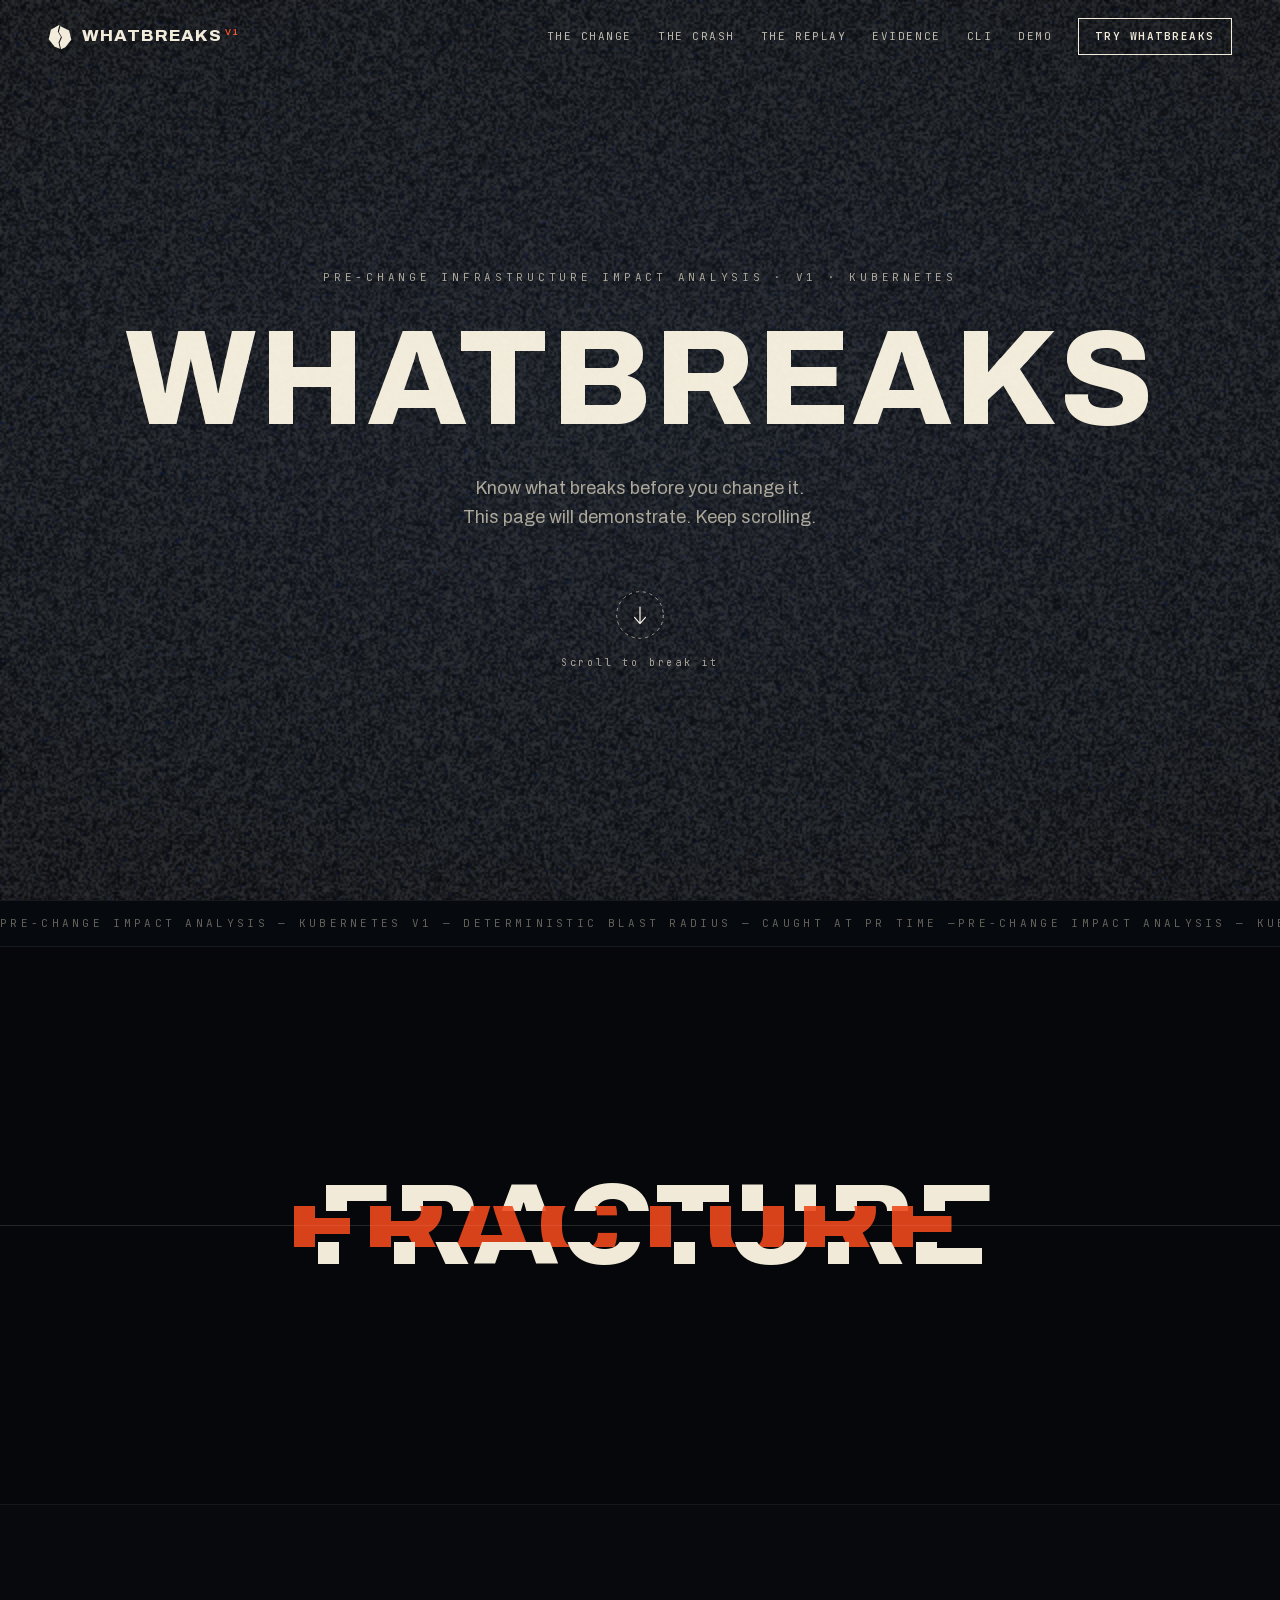
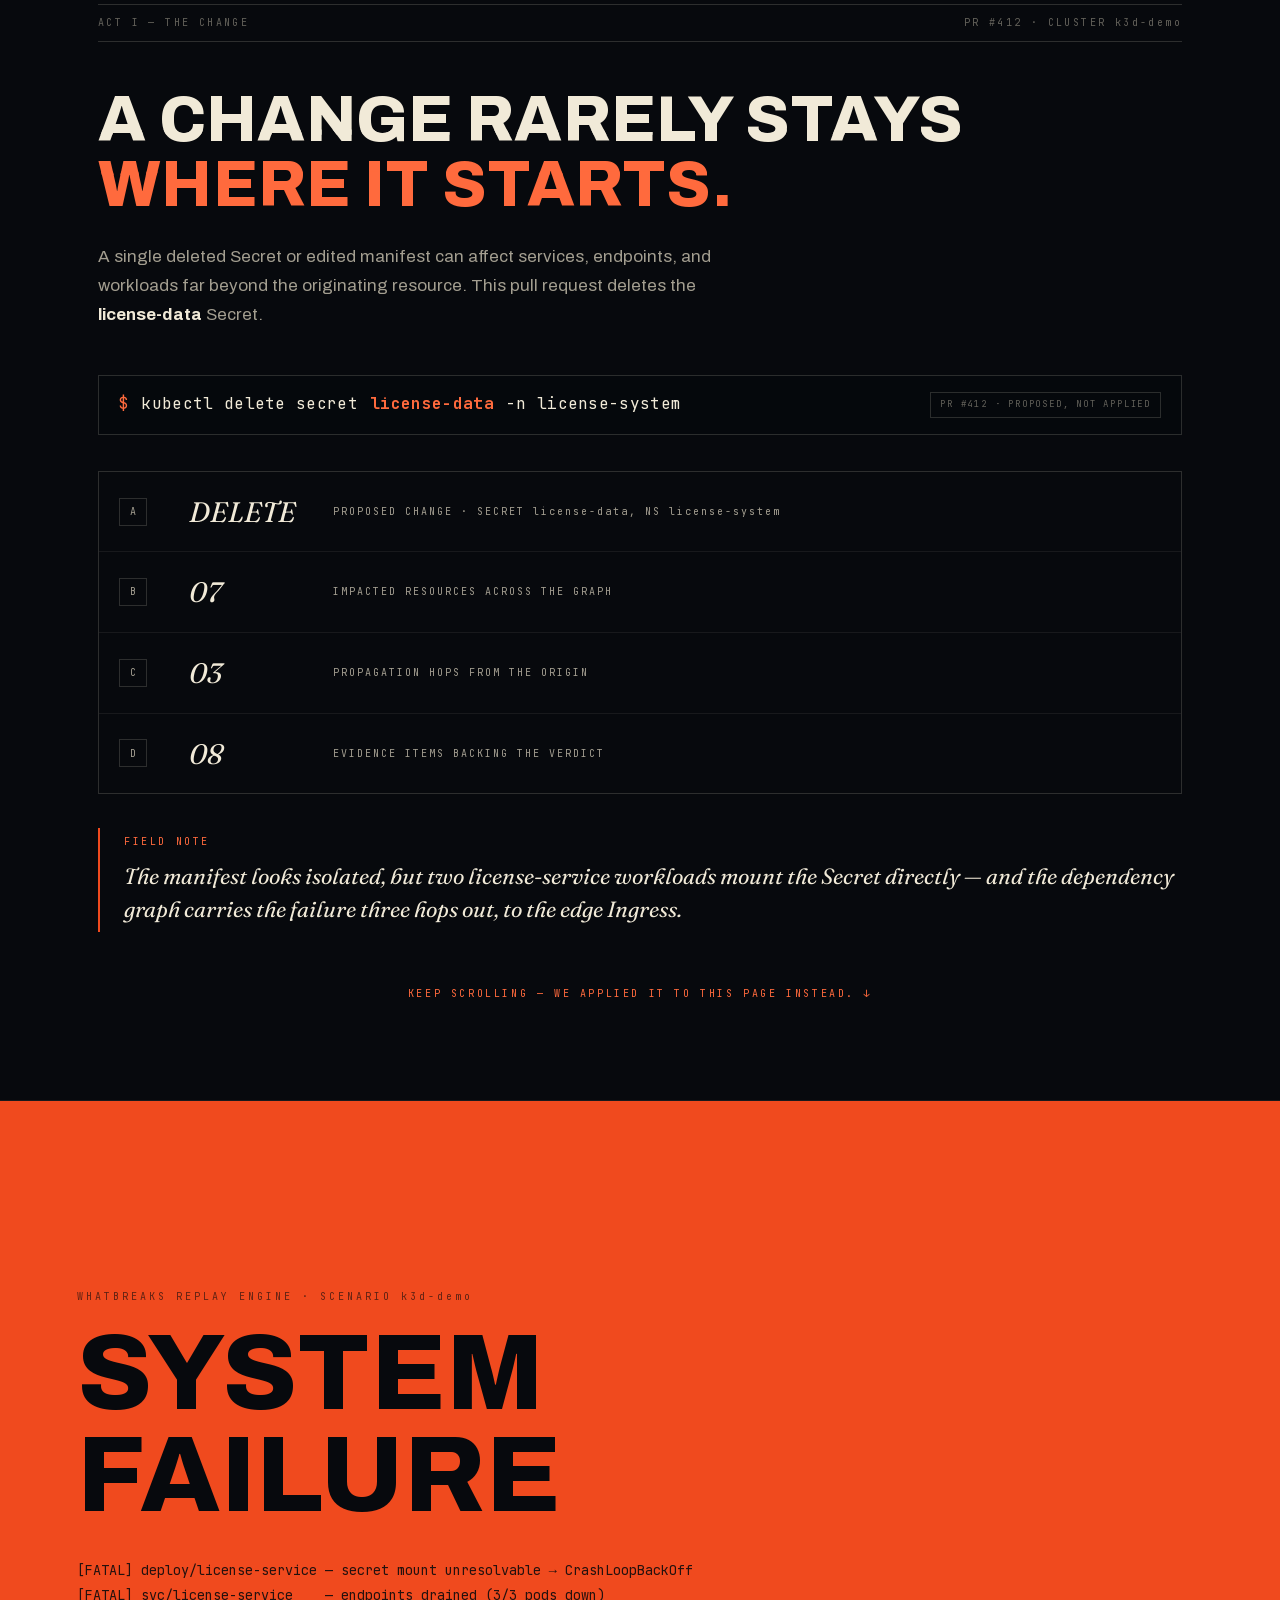
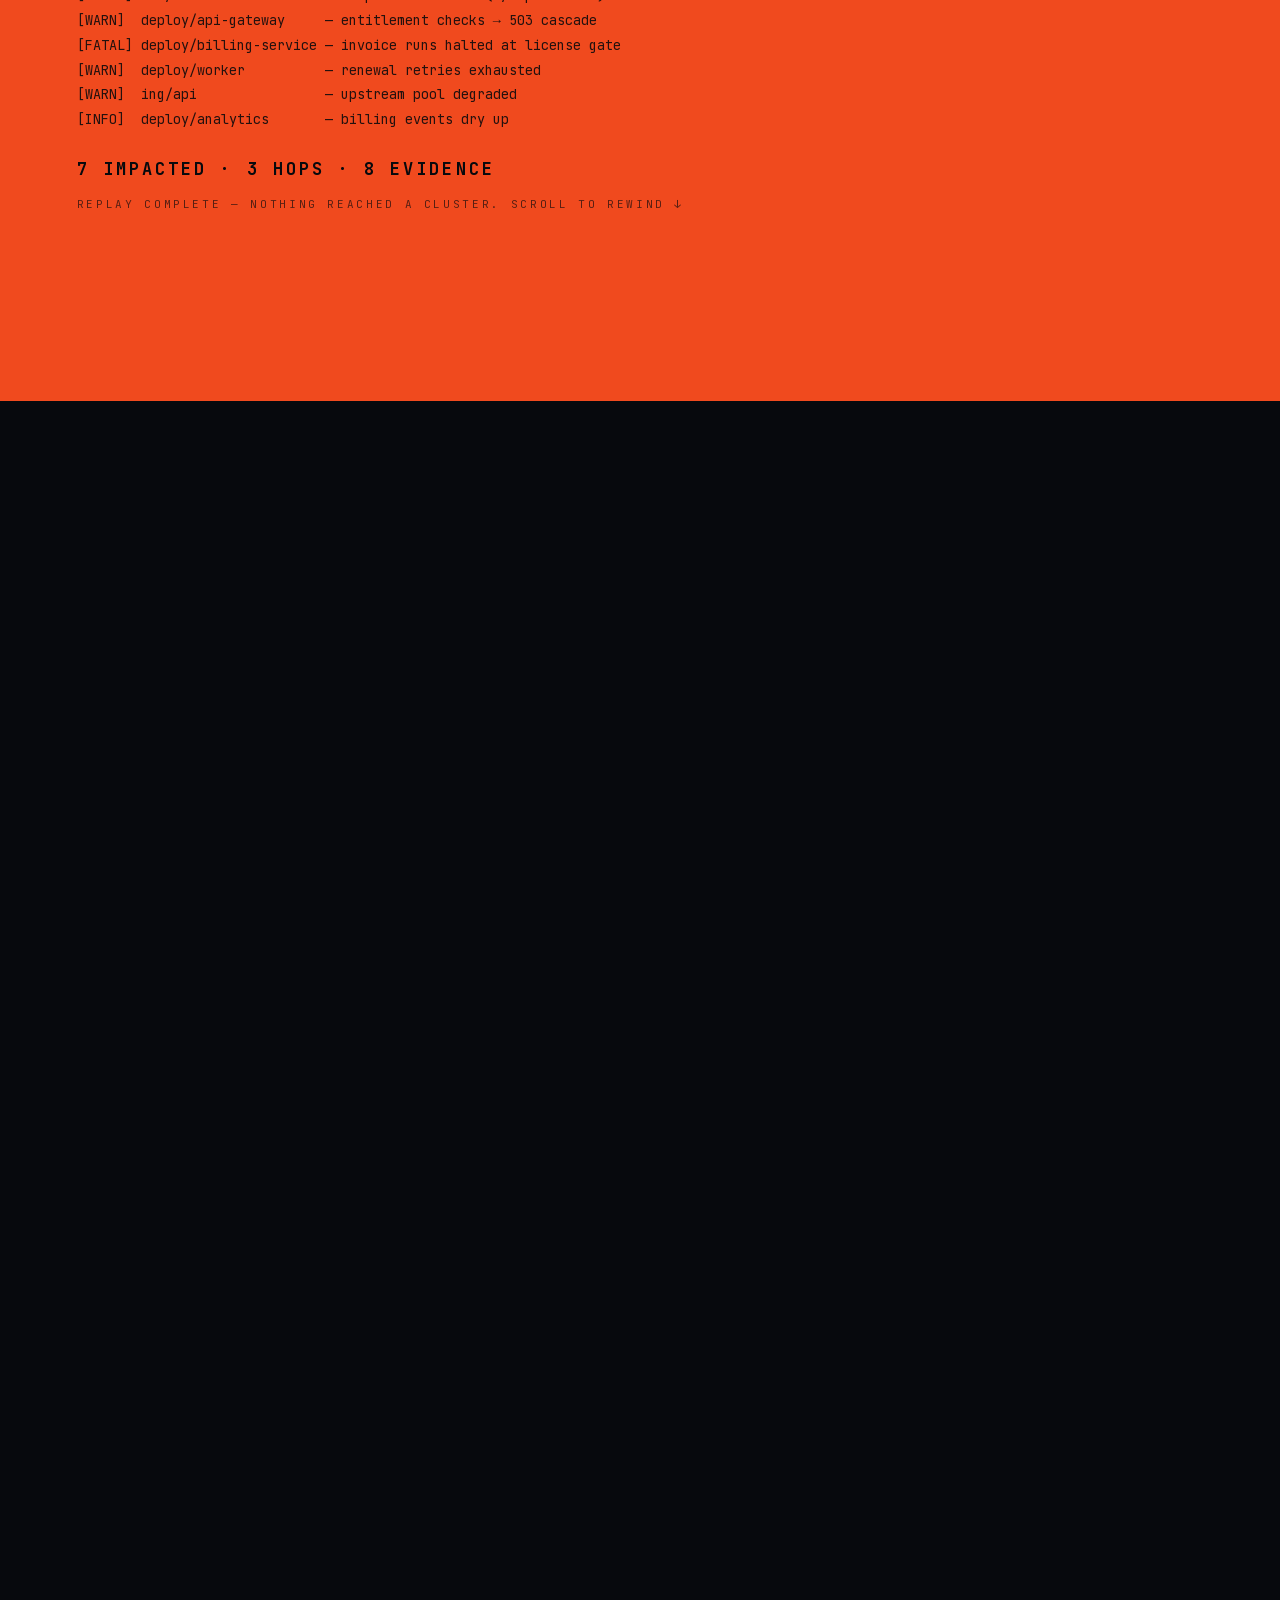
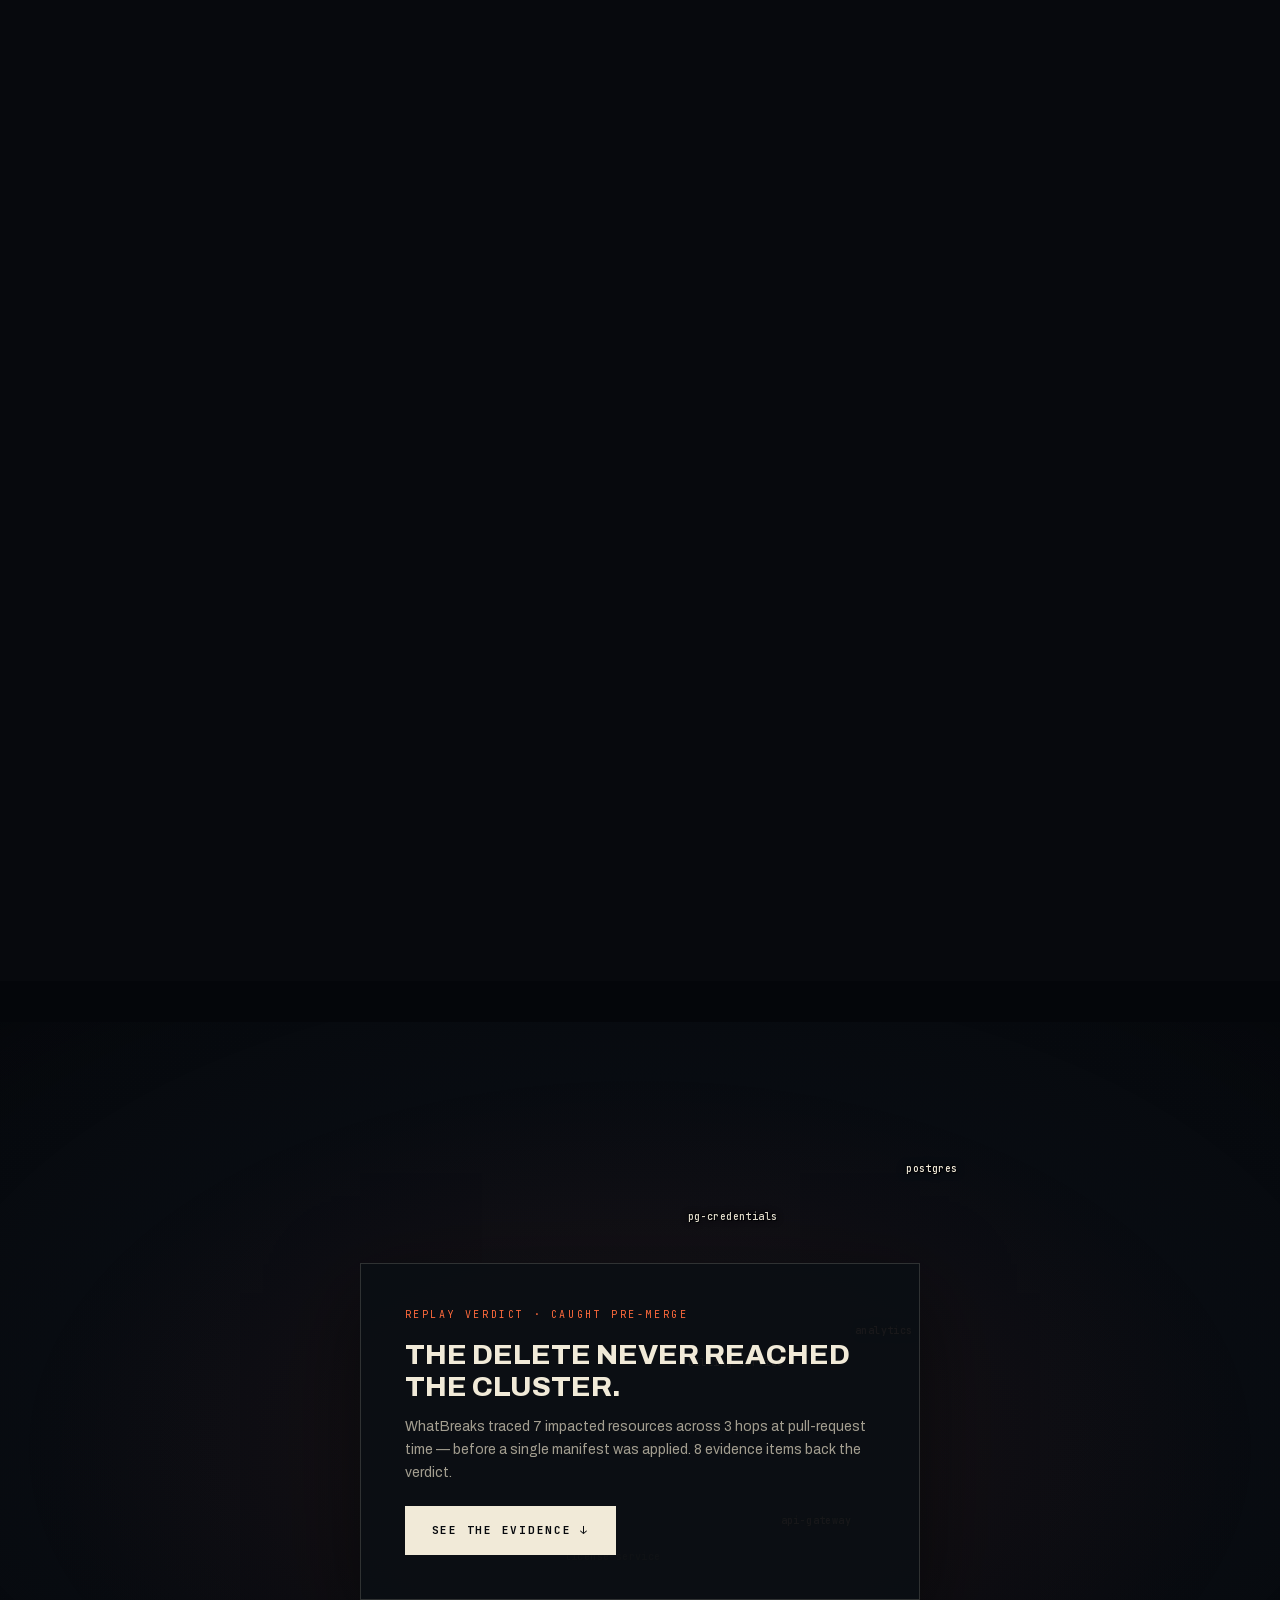
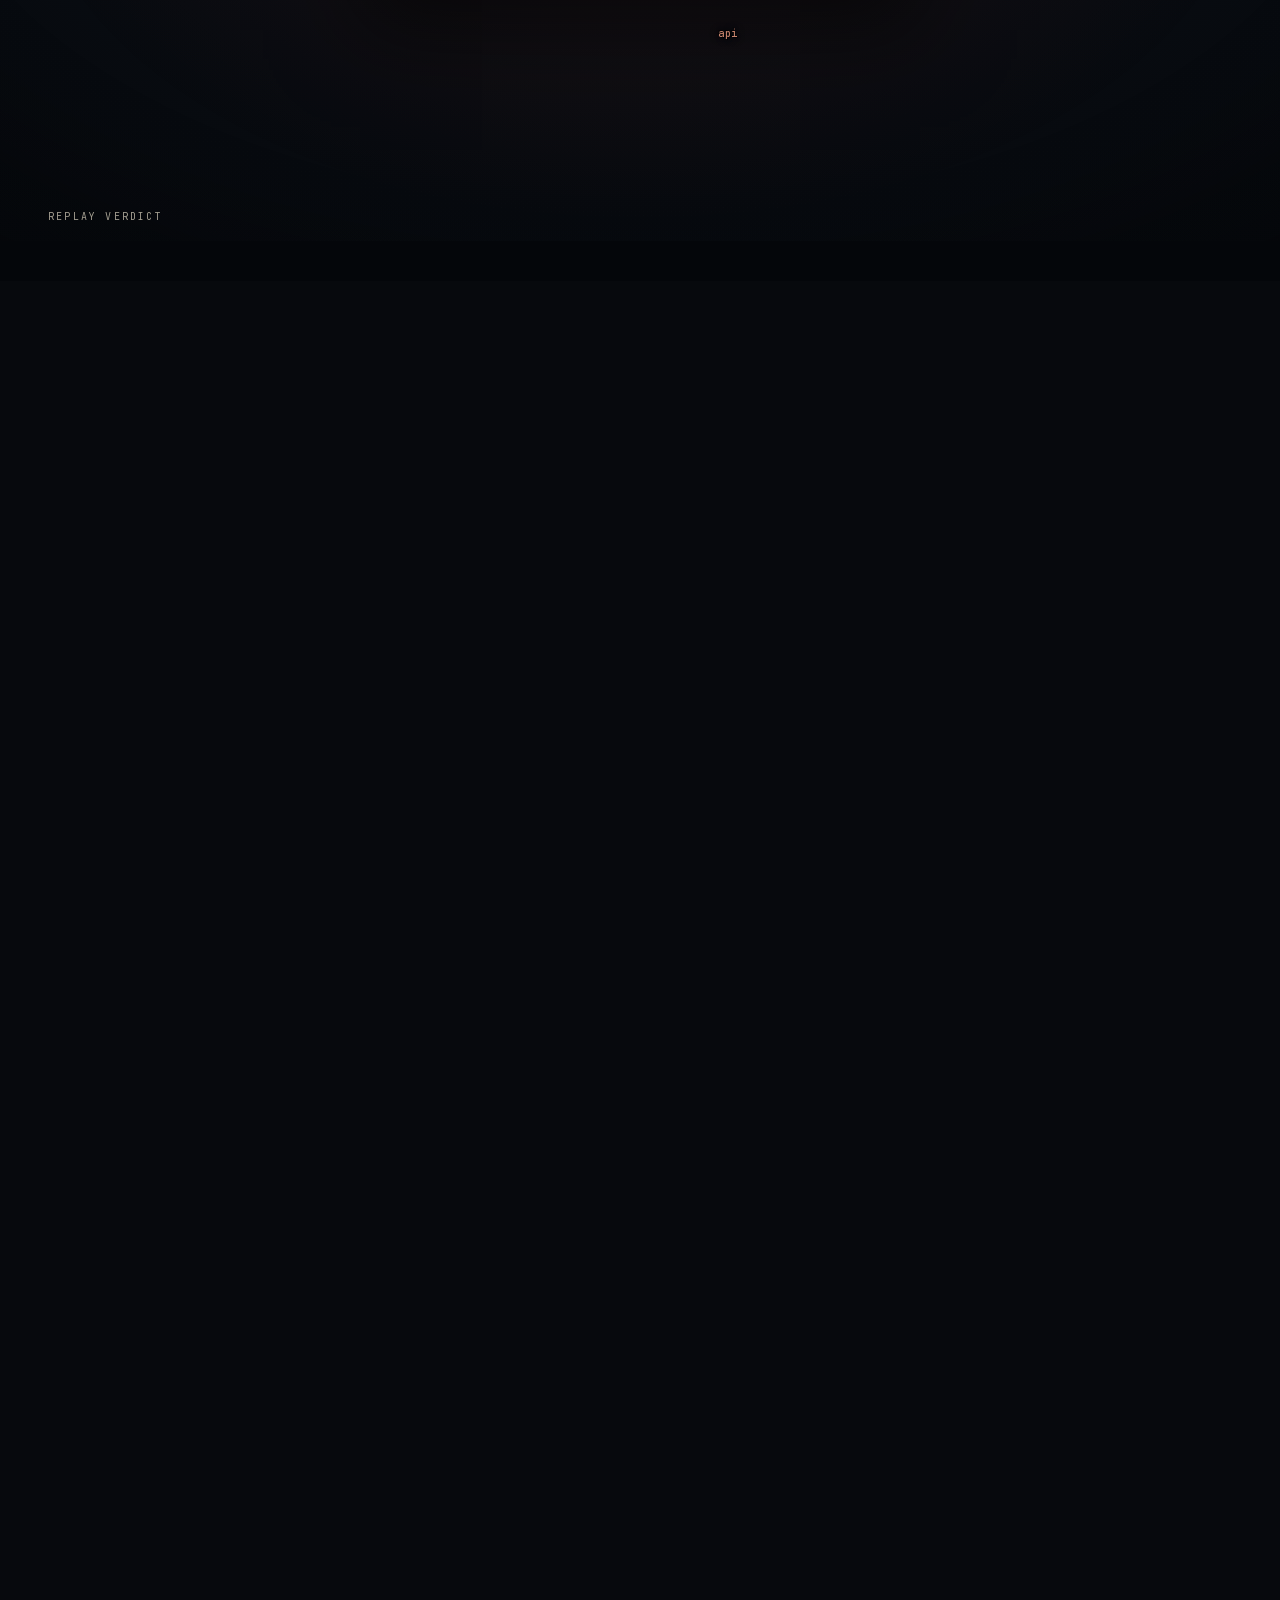
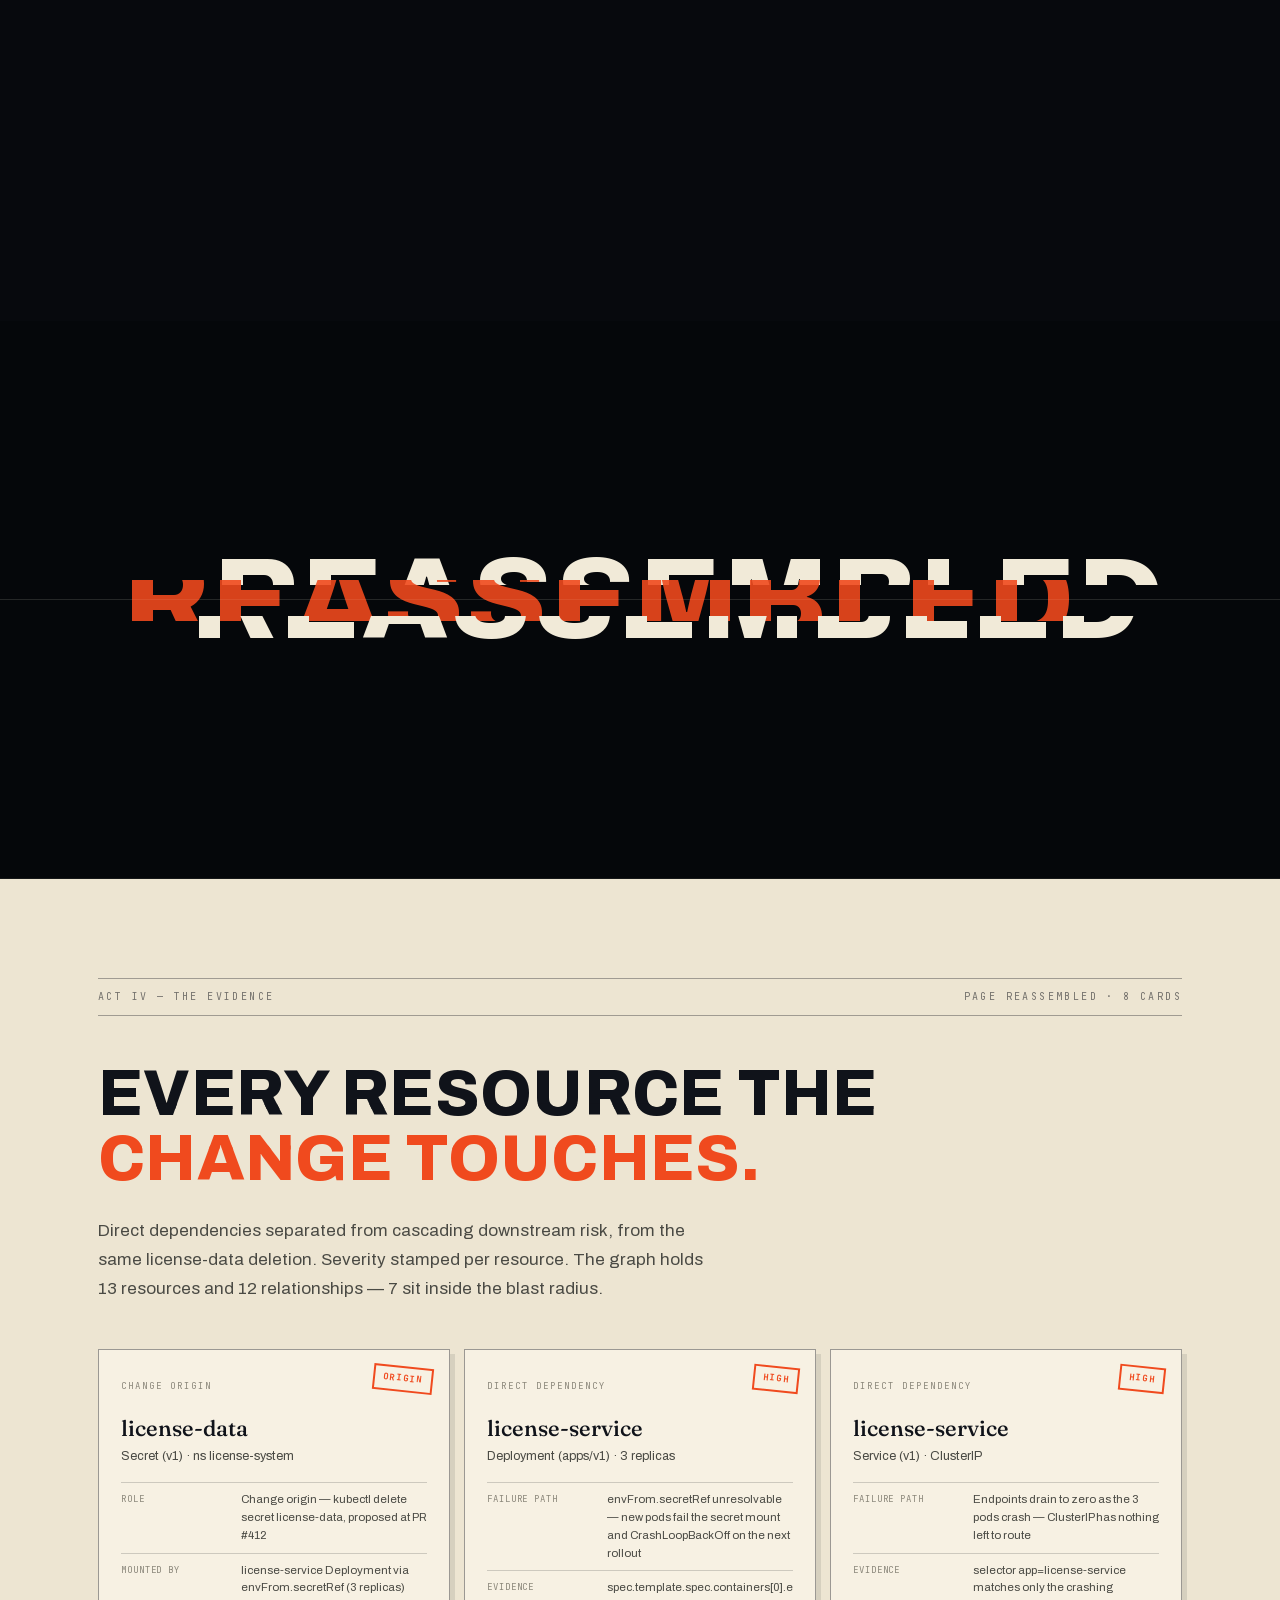
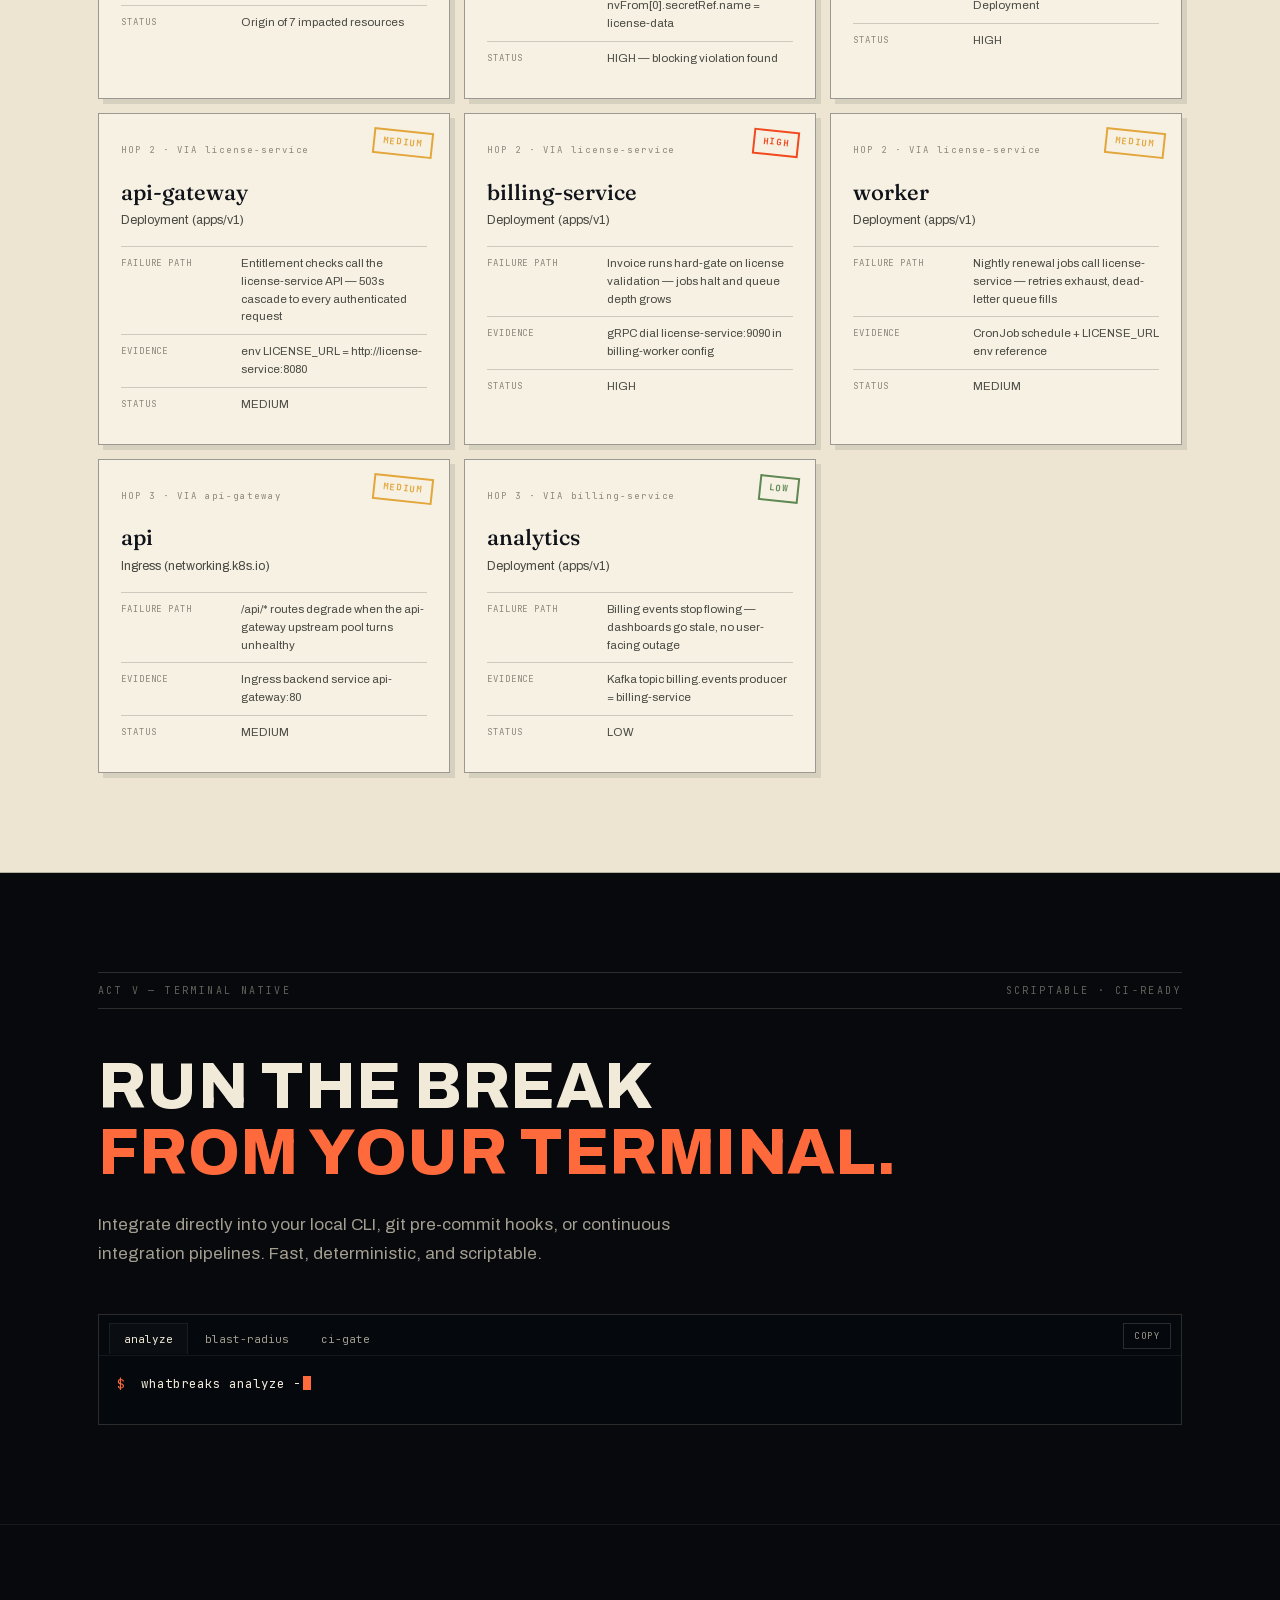
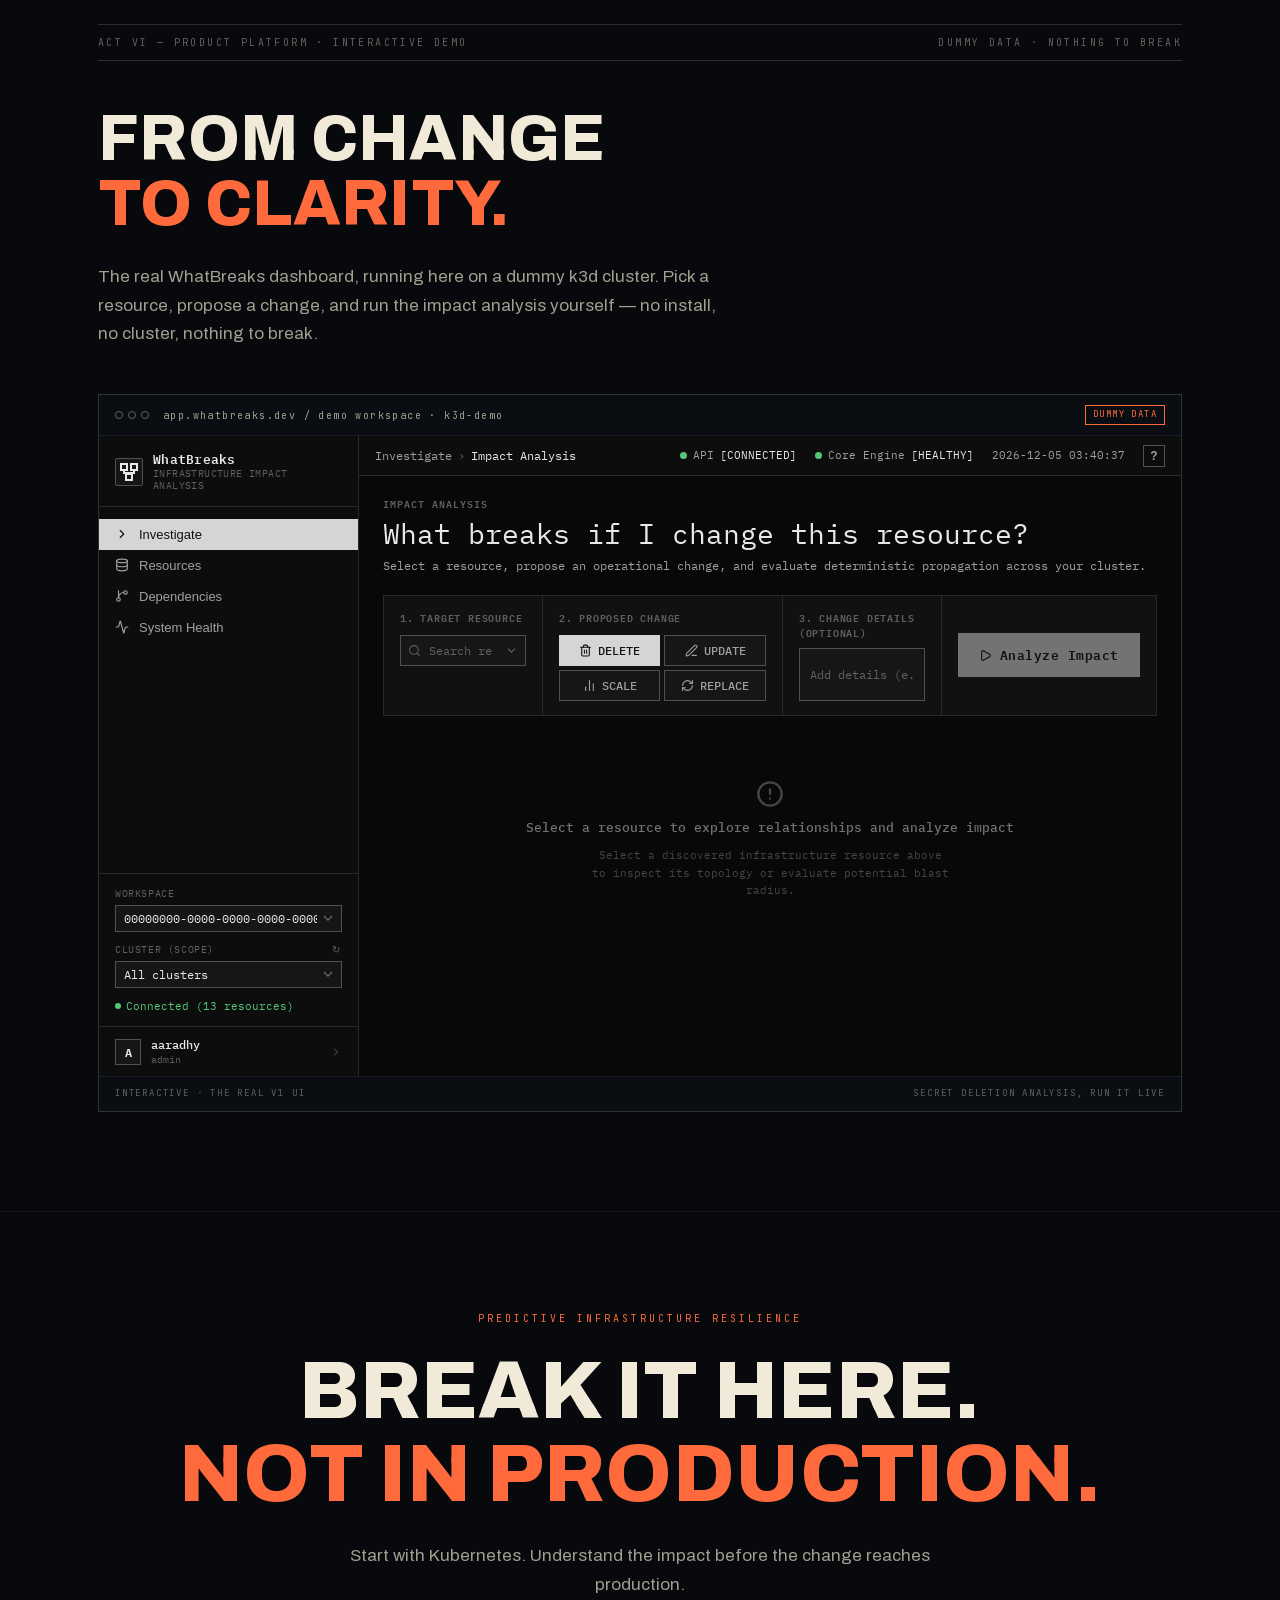
<file: index.html>
<!DOCTYPE html>
<html lang="en">
<head>
<meta charset="UTF-8">
<meta name="viewport" content="width=device-width, initial-scale=1.0, viewport-fit=cover">
<title>WhatBreaks — This page will break</title>
<meta name="description" content="WhatBreaks analyzes your Kubernetes dependencies and predicts the impact of your changes before they reach production.">
<link rel="icon" type="image/svg+xml" href="assets/favicon.svg">
<link rel="stylesheet" href="assets/styles.css">
</head>
<body>

<canvas id="noiseCanvas" aria-hidden="true"></canvas>

<header class="site-header" id="top">
  <a class="wordmark" href="#top" aria-label="WhatBreaks"><svg class="wm-logo" viewBox="0 0 100 100" fill="currentColor" aria-hidden="true"><g transform="translate(2.2,1.2)"><path d="M50,0 L50,4 L85.96,21.32 L94.85,60.24 L69.96,91.44 L52,100 L46,74 L56,50 L43,28 Z"/></g><g transform="translate(-2.2,-1.2)"><path d="M52,100 L30.04,91.44 L5.15,60.24 L14.04,21.32 L50,0 L43,28 L56,50 L46,74 Z"/></g></svg><span>WHATBREAKS<sup>V1</sup></span></a>
  <nav class="main-nav mono" id="mainNav">
    <a href="#change">THE CHANGE</a>
    <a href="#crash">THE CRASH</a>
    <a href="#replay">THE REPLAY</a>
    <a href="#evidence">EVIDENCE</a>
    <a href="#cli">CLI</a>
    <a href="#demo">DEMO</a>
    <a class="nav-cta" href="https://github.com/WhatBreaks/WhatBreaks" target="_blank" rel="noopener">TRY WHATBREAKS</a>
  </nav>
  <button class="menu-toggle" id="menuToggle" aria-label="Menu"><span></span><span></span></button>
</header>

<!-- ACT 0: THE STABLE PAGE -->
<section class="hero" id="hero">
  <div class="hero-inner">
    <p class="hero-kicker mono">PRE-CHANGE INFRASTRUCTURE IMPACT ANALYSIS · V1 · KUBERNETES</p>
    <h1 class="glitch-h hero-word" id="heroWord">WHATBREAKS</h1>
    <p class="hero-sub">Know what breaks before you change it.<br>This page will demonstrate. Keep scrolling.</p>
    <div class="scroll-cue" aria-hidden="true">
      <svg viewBox="0 0 72 72"><circle class="cue-ring" cx="36" cy="36" r="30"/><path class="cue-arrow" d="M36 26 v20 M29 39 l7 8 7-8"/></svg>
      <span class="mono">Scroll to break it</span>
    </div>
  </div>
</section>

<div class="marquee" aria-hidden="true"><div class="marquee-track mono"><span>PRE-CHANGE IMPACT ANALYSIS — KUBERNETES V1 — DETERMINISTIC BLAST RADIUS — CAUGHT AT PR TIME — </span><span>PRE-CHANGE IMPACT ANALYSIS — KUBERNETES V1 — DETERMINISTIC BLAST RADIUS — CAUGHT AT PR TIME — </span></div></div>

<!-- RIFT: the first tear -->
<div class="rift" aria-hidden="true">
  <div class="rift-word" data-word="FRACTURE">
    <span class="rw-base">FRACTURE</span>
    <span class="rw-s rw-0">FRACTURE</span>
    <span class="rw-s rw-1">FRACTURE</span>
    <span class="rw-s rw-2">FRACTURE</span>
  </div>
</div>

<!-- ACT I: THE CHANGE -->
<section class="section" id="change">
  <div class="container">
    <div class="fig-tag mono reveal"><span>ACT I — THE CHANGE</span><span>PR #412 · CLUSTER k3d-demo</span></div>
    <h2 class="glitch-h rv-h">A CHANGE RARELY STAYS<br><span class="acc">WHERE IT STARTS.</span></h2>
    <p class="body-copy reveal">A single deleted Secret or edited manifest can affect services, endpoints, and workloads far beyond the originating resource. This pull request deletes the <strong>license-data</strong> Secret.</p>
    <div class="change-cmd mono reveal">
      <span class="cc-prompt">$</span> kubectl delete secret <em>license-data</em> -n license-system
      <span class="cc-pr">PR #412 · PROPOSED, NOT APPLIED</span>
    </div>
    <div class="spec-table">
      <div class="spec-row reveal"><span class="spec-ref mono">A</span><span class="spec-num">DELETE</span><span class="spec-l mono">PROPOSED CHANGE · SECRET license-data, NS license-system</span></div>
      <div class="spec-row reveal"><span class="spec-ref mono">B</span><span class="spec-num">07</span><span class="spec-l mono">IMPACTED RESOURCES ACROSS THE GRAPH</span></div>
      <div class="spec-row reveal"><span class="spec-ref mono">C</span><span class="spec-num">03</span><span class="spec-l mono">PROPAGATION HOPS FROM THE ORIGIN</span></div>
      <div class="spec-row reveal"><span class="spec-ref mono">D</span><span class="spec-num">08</span><span class="spec-l mono">EVIDENCE ITEMS BACKING THE VERDICT</span></div>
    </div>
    <div class="field-note reveal">
      <p class="fn-k mono">FIELD NOTE</p>
      <p class="fn-q">The manifest looks isolated, but two license-service workloads mount the Secret directly — and the dependency graph carries the failure three hops out, to the edge Ingress.</p>
    </div>
    <p class="break-hint mono reveal">KEEP SCROLLING — WE APPLIED IT TO THIS PAGE INSTEAD. ↓</p>
  </div>
</section>

<!-- ACT II: THE CRASH — pinned destruction scene -->
<section class="crash" id="crash">
  <div class="crash-sticky" id="crashStage">

    <div class="crash-caption" id="crashCaption">
      <p class="cc-k mono">ACT II — THE CRASH</p>
      <p class="cc-line">This is what the delete would do.</p>
    </div>

    <!-- phase 1: the mock status page that tears apart -->
    <div class="statuspage" id="statusPage">
      <div class="sp-bar mono"><span>k3d-demo · CLUSTER STATUS</span><span class="sp-live" id="spLive">● LIVE</span></div>
      <div class="sp-rows" id="spRows"></div>
    </div>

    <svg class="cracks" id="crackSvg" viewBox="0 0 1000 1000" preserveAspectRatio="xMidYMid slice" aria-hidden="true">
      <polyline points="500,500 470,420 490,360 430,290 450,210 380,130"/>
      <polyline points="500,500 590,460 640,390 730,370 790,300 900,280"/>
      <polyline points="500,500 560,590 540,680 610,760 590,860 660,950"/>
      <polyline points="500,500 420,540 350,620 240,640 160,720"/>
      <polyline points="500,500 510,400 470,330 520,250 500,150"/>
    </svg>

    <!-- phase 2: the crash log -->
    <div class="crashlog" id="crashLog">
      <p class="cl-k mono">WHATBREAKS REPLAY ENGINE · SCENARIO k3d-demo</p>
      <h3 class="cl-word" id="clWord">SYSTEM<br>FAILURE</h3>
      <pre class="cl-lines mono" id="clLines"></pre>
      <p class="cl-count mono" id="clCount">0 IMPACTED · 0 HOPS · 0 EVIDENCE</p>
      <p class="cl-tail mono" id="clTail">REPLAY COMPLETE — NOTHING REACHED A CLUSTER. SCROLL TO REWIND ↓</p>
    </div>

  </div>
</section>

<!-- ACT III: THE REPLAY — pinned WebGL reassembly -->
<section class="replay" id="replay">
  <div class="replay-sticky">
    <canvas id="replayCanvas" aria-hidden="true"></canvas>
    <div class="replay-ambient" id="replayAmbient" aria-hidden="true"></div>
    <div class="label-layer" id="replayLabels" aria-hidden="true"></div>
    <div class="cine-bar cine-top" aria-hidden="true"></div>
    <div class="cine-bar cine-bot" aria-hidden="true"></div>

    <div class="chapter" id="rp0">
      <p class="ch-num mono">ACT III — THE REPLAY</p>
      <p class="ch-line">Nothing you just saw<br>reached a cluster.</p>
    </div>

    <div class="chapter" id="rp1">
      <p class="ch-num mono">REASSEMBLY</p>
      <p class="ch-line">Watch the page<br>put itself back together.</p>
    </div>

    <div class="chapter" id="rp2">
      <p class="ch-num mono">THE GRAPH</p>
      <p class="ch-line">Thirteen resources. Twelve relationships.<br>One replay.</p>
    </div>

    <div class="chapter" id="rp3">
      <p class="ch-num mono">PROPAGATION</p>
      <p class="ch-line">The blast, replayed<br>hop by hop.</p>
    </div>

    <div class="chapter" id="rp4">
      <div class="flight-card">
        <p class="fc-k mono">REPLAY VERDICT · CAUGHT PRE-MERGE</p>
        <p class="fc-t">THE DELETE NEVER REACHED THE CLUSTER.</p>
        <p class="fc-b">WhatBreaks traced 7 impacted resources across 3 hops at pull-request time — before a single manifest was applied. 8 evidence items back the verdict.</p>
        <a class="btn btn-bone" href="#evidence">SEE THE EVIDENCE ↓</a>
      </div>
    </div>

    <div class="flight-hud mono" id="rpHud">
      <span id="rpChapter">WHATBREAKS REPLAY · CLUSTER k3d-demo</span>
      <span id="rpCount" class="fh-count">7 IMPACTED · 3 HOPS · 8 EVIDENCE</span>
    </div>
  </div>
</section>

<!-- RIFT 2 -->
<div class="rift" aria-hidden="true">
  <div class="rift-word" data-word="REASSEMBLED">
    <span class="rw-base">REASSEMBLED</span>
    <span class="rw-s rw-0">REASSEMBLED</span>
    <span class="rw-s rw-1">REASSEMBLED</span>
    <span class="rw-s rw-2">REASSEMBLED</span>
  </div>
</div>

<!-- ACT IV: THE EVIDENCE — paper, the page is whole again -->
<section class="section section-paper" id="evidence">
  <div class="container">
    <div class="fig-tag fig-tag-paper mono reveal"><span>ACT IV — THE EVIDENCE</span><span>PAGE REASSEMBLED · 8 CARDS</span></div>
    <h2 class="glitch-h rv-h rv-h-paper">EVERY RESOURCE THE<br><span class="acc">CHANGE TOUCHES.</span></h2>
    <p class="body-copy body-paper reveal">Direct dependencies separated from cascading downstream risk, from the same license-data deletion. Severity stamped per resource. The graph holds 13 resources and 12 relationships — 7 sit inside the blast radius.</p>
    <div class="ledger" id="ledgerGrid"></div>
  </div>
</section>

<!-- ACT V: CLI -->
<section class="section" id="cli">
  <div class="container">
    <div class="fig-tag mono reveal"><span>ACT V — TERMINAL NATIVE</span><span>SCRIPTABLE · CI-READY</span></div>
    <h2 class="glitch-h rv-h">RUN THE BREAK<br><span class="acc">FROM YOUR TERMINAL.</span></h2>
    <p class="body-copy reveal">Integrate directly into your local CLI, git pre-commit hooks, or continuous integration pipelines. Fast, deterministic, and scriptable.</p>
    <div class="terminal reveal">
      <div class="terminal-bar">
        <div class="terminal-tabs" id="cliTabs">
          <button class="term-tab term-tab-active" data-tab="analyze">analyze</button>
          <button class="term-tab" data-tab="blast">blast-radius</button>
          <button class="term-tab" data-tab="gate">ci-gate</button>
        </div>
        <button class="terminal-copy mono" id="cliCopy">COPY</button>
      </div>
      <div class="terminal-body mono">
        <div class="terminal-cmd"><span class="prompt">$</span> <span id="cliCmd"></span><span class="caret" id="cliCaret"></span></div>
        <pre id="cliOut"></pre>
      </div>
    </div>
  </div>
</section>

<!-- ACT VI: DEMO -->
<section class="section" id="demo">
  <div class="container">
    <div class="fig-tag mono reveal"><span>ACT VI — PRODUCT PLATFORM · INTERACTIVE DEMO</span><span>DUMMY DATA · NOTHING TO BREAK</span></div>
    <h2 class="glitch-h rv-h">FROM CHANGE<br><span class="acc">TO CLARITY.</span></h2>
    <p class="body-copy reveal">The real WhatBreaks dashboard, running here on a dummy k3d cluster. Pick a resource, propose a change, and run the impact analysis yourself — no install, no cluster, nothing to break.</p>
    <div class="app-frame">
      <div class="af-bar mono"><span class="af-dots"><i></i><i></i><i></i></span><span class="af-url">app.whatbreaks.dev / demo workspace · k3d-demo</span><span class="af-tag">DUMMY DATA</span></div>
      <iframe src="assets/demo-app/index.html" title="WhatBreaks dashboard demo" loading="lazy"></iframe>
      <div class="vf-cap mono"><span>INTERACTIVE · THE REAL V1 UI</span><span>SECRET DELETION ANALYSIS, RUN IT LIVE</span></div>
    </div>
    <button class="demo-open" id="demoOpen" type="button" aria-haspopup="dialog">
      <img src="assets/demo-poster.jpg" alt="WhatBreaks dashboard - impact analysis view" loading="lazy">
      <span class="do-bar mono"><span>INTERACTIVE · THE REAL V1 UI · DUMMY DATA</span><span class="do-cta">TAP TO OPEN ↗</span></span>
    </button>
  </div>
</section>

<!-- CLOSING -->
<section class="section closing">
  <div class="container closing-inner">
    <p class="kicker mono reveal">PREDICTIVE INFRASTRUCTURE RESILIENCE</p>
    <h2 class="glitch-h rv-h big">BREAK IT HERE.<br><span class="acc">NOT IN PRODUCTION.</span></h2>
    <p class="body-copy reveal">Start with Kubernetes. Understand the impact before the change reaches production.</p>
    <div class="cta-row center reveal">
      <a class="btn btn-bone" href="https://github.com/WhatBreaks/WhatBreaks" target="_blank" rel="noopener">TRY WHATBREAKS ↗</a>
      <a class="btn btn-line" href="mailto:aaradhy@whatbreaks.dev">AARADHY@WHATBREAKS.DEV →</a>
    </div>
  </div>
</section>

<footer class="site-footer">
  <div class="container footer-grid">
    <div class="footer-brand">
      <span class="wordmark">WHATBREAKS<sup>V1</sup></span>
      <p>Know what breaks before you change it.<br>Kubernetes V1 available now.</p>
    </div>
    <div class="footer-col">
      <p class="mono footer-head">THE BREAK</p>
      <a href="#change">The Change</a><a href="#crash">The Crash</a><a href="#replay">The Replay</a><a href="#evidence">Evidence</a>
    </div>
    <div class="footer-col">
      <p class="mono footer-head">ENGINE</p>
      <a href="#cli">CLI</a><a href="#demo">Demo</a><a href="https://github.com/WhatBreaks/WhatBreaks" target="_blank" rel="noopener">GitHub</a>
    </div>
    <div class="footer-col">
      <p class="mono footer-head">GET IN TOUCH</p>
      <a href="mailto:aaradhy@whatbreaks.dev">aaradhy@whatbreaks.dev</a>
      <a href="https://github.com/WhatBreaks/WhatBreaks" target="_blank" rel="noopener">GitHub ↗</a>
    </div>
  </div>
  <div class="container footer-bottom mono">
    <span>© 2026 WHATBREAKS</span>
    <span>KUBERNETES V1 · PRE-DEPLOY RESILIENCY ENGINE</span>
  </div>
</footer>

<div class="demo-overlay" id="demoOverlay" role="dialog" aria-label="WhatBreaks interactive demo" aria-hidden="true">
  <div class="dov-bar mono">
    <span>WHATBREAKS · INTERACTIVE DEMO · DUMMY DATA</span>
    <button id="demoClose" type="button">CLOSE ✕</button>
  </div>
  <div class="dov-body" id="demoOverlayBody"></div>
</div>

<script src="assets/app.js"></script>
<script type="module" src="assets/replay3d.js"></script>
</body>
</html>
</file>
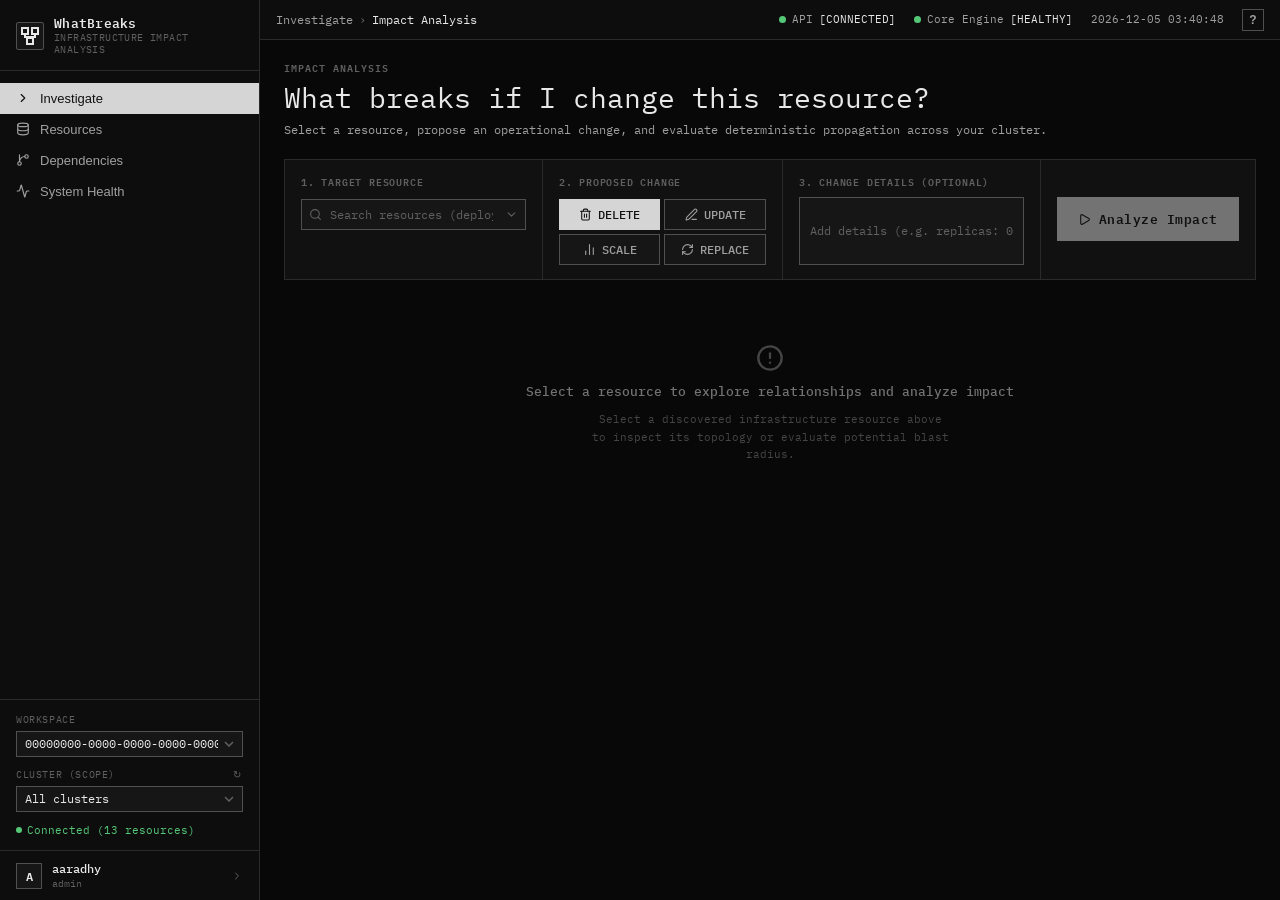
<file: assets/demo-app/index.html>
<!doctype html>
<html lang="en">
  <head>
    <meta charset="UTF-8" />
    <meta name="viewport" content="width=device-width, initial-scale=1.0" />
    <title>WhatBreaks — Impact Analysis & Blast Radius Engine</title>
    <link rel="icon" type="image/svg+xml" href="./favicon.svg" />
    <meta name="description" content="WhatBreaks analyzes infrastructure dependencies and predicts the blast radius of changes before production deployment." />
    <script type="module" crossorigin src="./assets/index-Ck5lo8QL.js"></script>
    <link rel="stylesheet" crossorigin href="./assets/index-DP9bw9p0.css">
  </head>
  <body>
    <div id="root"></div>
  </body>
</html>
</file>
<file: assets/styles.css>
/* WhatBreaks — BREAK THE PAGE concept. The page performs the product:
   it fractures, crashes on full-bleed vermilion, then reassembles in WebGL.
   Distortion lives on transitions and display type only — body copy stays clean. */
@font-face{font-family:"Archivo";src:url("fonts/archivo-var.woff2") format("woff2");font-weight:100 900;font-style:normal;font-display:swap}
@font-face{font-family:"JetBrains Mono";src:url("fonts/jetbrains-mono-var.woff2") format("woff2");font-weight:100 800;font-style:normal;font-display:swap}
@font-face{font-family:"Fraunces";src:url("fonts/fraunces-var.woff2") format("woff2");font-weight:100 900;font-style:normal;font-display:swap}
@font-face{font-family:"Fraunces";src:url("fonts/fraunces-italic-var.woff2") format("woff2");font-weight:100 900;font-style:italic;font-display:swap}

:root{
  --ink:#07090D;
  --ink2:#0E131A;
  --ink3:#151C25;
  --bone:#F1EAD8;
  --bone-dim:#A39E90;
  --bone-faint:#63615A;
  --acc:#F04A1E;
  --acc-soft:#FF6A3D;
  --amber:#E2A63B;
  --sage:#8BAF7C;
  --hair:rgba(241,234,216,.16);
  --hair2:rgba(241,234,216,.07);
  --paper:#EDE5D2;
  --paper-hi:#F7F1E3;
  --paper-ink:#10131A;
  --paper-dim:#4A4A44;
  --paper-faint:#8A867A;
  --serif:"Fraunces",Georgia,serif;
  --sans:"Archivo",system-ui,sans-serif;
  --mono:"JetBrains Mono",ui-monospace,monospace;
}
*{margin:0;padding:0;box-sizing:border-box}
html{scroll-behavior:smooth}
html,body{background:var(--ink)}
body{font-family:var(--sans);color:var(--bone);font-size:16px;line-height:1.55;overflow-x:hidden;-webkit-font-smoothing:antialiased}
.mono{font-family:var(--mono)}
a{color:inherit;text-decoration:none}
img{max-width:100%;display:block}
.container{max-width:1180px;margin:0 auto;padding:0 clamp(20px,4vw,48px)}
::selection{background:var(--acc);color:#fff}

/* ---------- fixed noise / tear overlay ---------- */
#noiseCanvas{position:fixed;inset:0;width:100%;height:100%;z-index:90;pointer-events:none;opacity:0;mix-blend-mode:screen}

/* ---------- header ---------- */
.site-header{position:fixed;inset:0 0 auto 0;z-index:60;display:flex;align-items:center;justify-content:space-between;padding:18px clamp(20px,4vw,48px);transition:background .3s}
body.scrolled .site-header{background:rgba(7,9,13,.94);border-bottom:1px solid var(--hair2)}
.wordmark{font-family:var(--sans);font-weight:800;letter-spacing:.06em;font-size:17px}
.wordmark sup{color:var(--acc);font-size:9px;margin-left:3px;font-weight:600}
.main-nav{display:flex;gap:26px;align-items:center;font-size:11px;letter-spacing:.14em}
.main-nav a{opacity:.75;transition:opacity .2s}
.main-nav a:hover{opacity:1}
.nav-cta{border:1px solid var(--bone);padding:9px 16px;font-weight:600;opacity:1!important;transition:background .2s,color .2s}
.nav-cta:hover{background:var(--bone);color:var(--ink)}
.menu-toggle{display:none;background:none;border:0;cursor:pointer;width:34px;height:26px;position:relative}
.menu-toggle span{position:absolute;left:4px;right:4px;height:2px;background:var(--bone);top:8px}
.menu-toggle span+span{top:16px}
@media(max-width:860px){
  .menu-toggle{display:block;z-index:62}
  .main-nav{position:fixed;inset:0;background:rgba(7,9,13,.97);flex-direction:column;justify-content:center;gap:30px;font-size:15px;transform:translateY(-100%);transition:transform .35s;z-index:61}
  .main-nav.nav-open{transform:translateY(0)}
}

/* ---------- slice-snap glitch headings (transitions only) ---------- */
.glx{position:relative;display:block}
.glx-base{visibility:hidden}
.glx-s,.glx-g{position:absolute;inset:0;pointer-events:none;white-space:normal}
.glx-g{color:var(--acc);opacity:.85;transform:translateX(.10em);z-index:0;
  transition:transform .7s cubic-bezier(.2,.8,.2,1) 90ms,opacity .55s ease 330ms}
.glx-s{z-index:1;transition:transform .62s cubic-bezier(.19,.75,.22,1)}
.glx-s0{clip-path:inset(-2% 0 63% 0);transform:translateX(-.30em) skewX(-3deg)}
.glx-s1{clip-path:inset(33% 0 32% 0);transform:translateX(.24em);transition-delay:60ms}
.glx-s2{clip-path:inset(65% 0 -2% 0);transform:translateX(-.18em) skewX(2deg);transition-delay:120ms}
.glx.in .glx-s{transform:none}
.glx.in .glx-g{transform:none;opacity:0}
/* idle flicker burst (hero only) */
.glx-flick .glx-s0{animation:gf0 .30s steps(2) both}
.glx-flick .glx-s1{animation:gf1 .30s steps(2) both}
.glx-flick .glx-s2{animation:gf2 .30s steps(3) both}
.glx-flick .glx-g{animation:gfg .30s steps(3) both}
@keyframes gf0{0%{transform:translateX(-.07em)}50%{transform:translateX(.05em) skewX(-5deg)}100%{transform:none}}
@keyframes gf1{0%{transform:translateX(.06em)}50%{transform:translateX(-.05em)}100%{transform:none}}
@keyframes gf2{0%{transform:translateX(-.04em)}50%{transform:translateX(.07em) skewX(3deg)}100%{transform:none}}
@keyframes gfg{0%{opacity:.8;transform:translateX(.09em)}50%{opacity:.35;transform:translateX(-.07em)}100%{opacity:0;transform:none}}

/* ---------- ACT 0: hero ---------- */
.hero{min-height:100vh;min-height:100svh;display:flex;align-items:center;justify-content:center;position:relative;
  background:radial-gradient(ellipse 120% 90% at 50% 46%,#0B1018 0%,#05070A 78%)}
.hero::after{content:"";position:absolute;inset:0;pointer-events:none;
  background:radial-gradient(ellipse 108% 88% at 50% 46%,transparent 52%,rgba(3,4,7,.6) 100%)}
.hero-inner{text-align:center;padding:110px clamp(20px,6vw,80px) 70px;position:relative;z-index:2}
.hero-kicker{font-size:clamp(9px,1vw,11px);letter-spacing:.34em;color:var(--bone-dim);margin-bottom:30px}
.hero-word{font-family:var(--sans);font-weight:800;font-size:clamp(46px,10.5vw,140px);letter-spacing:.015em;line-height:.95;color:var(--bone)}
.hero-sub{max-width:560px;margin:30px auto 0;color:var(--bone-dim);font-size:clamp(15px,1.5vw,18px);line-height:1.6}
.scroll-cue{margin-top:56px;display:flex;flex-direction:column;align-items:center;gap:12px;color:var(--bone-dim);font-size:10px;letter-spacing:.28em}
.scroll-cue svg{width:56px;height:56px;overflow:visible}
.cue-ring{fill:none;stroke:var(--bone-dim);stroke-width:1.2;stroke-dasharray:4 5;animation:cuespin 14s linear infinite;transform-origin:center}
.cue-arrow{fill:none;stroke:var(--bone);stroke-width:1.6;stroke-linecap:round;stroke-linejoin:round;animation:cuebob 2.2s ease-in-out infinite}
@keyframes cuespin{to{transform:rotate(360deg)}}
@keyframes cuebob{0%,100%{transform:translateY(0)}50%{transform:translateY(4px)}}

/* ---------- marquee ---------- */
.marquee{border-top:1px solid var(--hair2);border-bottom:1px solid var(--hair2);padding:14px 0;overflow:hidden;background:#06090D}
.marquee-track{display:flex;white-space:nowrap;font-size:11px;letter-spacing:.3em;color:var(--bone-faint);animation:mq 28s linear infinite;width:max-content}
@keyframes mq{to{transform:translateX(-50%)}}

/* ---------- rifts: scroll-coupled tear words between acts ---------- */
.rift{min-height:62vh;display:flex;align-items:center;justify-content:center;overflow:hidden;
  border-bottom:1px solid var(--hair2);background:#05070A;position:relative}
.rift::before,.rift::after{content:"";position:absolute;left:0;right:0;height:1px;background:var(--hair2)}
.rift-word{position:relative;font-family:var(--sans);font-weight:800;letter-spacing:.02em;
  font-size:clamp(40px,9vw,116px);line-height:1;color:var(--bone);white-space:nowrap}
.rw-base{visibility:hidden}
.rw-s{position:absolute;inset:0;pointer-events:none;will-change:transform}
.rw-0{clip-path:inset(-2% 0 63% 0)}
.rw-1{clip-path:inset(33% 0 32% 0);color:var(--acc);opacity:.9}
.rw-2{clip-path:inset(65% 0 -2% 0)}

/* ---------- generic sections ---------- */
.section{padding:clamp(80px,11vh,140px) 0;border-bottom:1px solid var(--hair2);position:relative}
.fig-tag{display:flex;justify-content:space-between;gap:14px;font-size:10px;letter-spacing:.24em;color:var(--bone-faint);border-top:1px solid var(--hair);border-bottom:1px solid var(--hair);padding:10px 0;margin-bottom:clamp(36px,5vh,60px)}
.rv-h{font-family:var(--sans);font-weight:800;font-size:clamp(34px,5.2vw,64px);line-height:1.02;letter-spacing:.005em;margin-bottom:26px}
.rv-h.big{font-size:clamp(40px,6.4vw,84px)}
.acc{color:var(--acc-soft)}
.body-copy{max-width:620px;color:var(--bone-dim);font-size:clamp(15px,1.35vw,17px);line-height:1.7;margin-bottom:clamp(36px,5vh,56px)}
.body-copy strong{color:var(--bone)}
.kicker{font-size:10px;letter-spacing:.3em;color:var(--acc-soft);margin-bottom:22px}

/* ACT I pieces */
.change-cmd{display:flex;align-items:center;gap:12px;flex-wrap:wrap;font-size:clamp(12px,1.4vw,16px);color:var(--bone);
  background:#05080C;border:1px solid var(--hair);padding:16px 20px;margin-bottom:clamp(30px,4vh,44px);letter-spacing:.02em}
.change-cmd em{color:var(--acc-soft);font-style:normal;font-weight:700}
.cc-prompt{color:var(--acc-soft)}
.cc-pr{margin-left:auto;font-size:9px;letter-spacing:.2em;color:var(--bone-faint);border:1px solid var(--hair);padding:5px 9px}
.spec-table{border:1px solid var(--hair)}
.spec-row{display:grid;grid-template-columns:56px 130px 1fr;align-items:center;border-bottom:1px solid var(--hair2);padding:18px 20px;gap:14px}
.spec-row:last-child{border-bottom:0}
.spec-ref{width:28px;height:28px;border:1px solid var(--hair);display:flex;align-items:center;justify-content:center;font-size:10px;color:var(--bone-dim)}
.spec-num{font-family:var(--serif);font-style:italic;font-size:clamp(20px,2.2vw,30px);color:var(--bone)}
.spec-l{font-size:10px;letter-spacing:.2em;color:var(--bone-dim)}
.field-note{margin-top:34px;border-left:2px solid var(--acc);padding:6px 0 6px 24px}
.fn-k{font-size:10px;letter-spacing:.26em;color:var(--acc-soft);margin-bottom:10px}
.fn-q{font-family:var(--serif);font-style:italic;font-weight:380;font-size:clamp(17px,1.8vw,22px);line-height:1.5;color:var(--bone)}
.break-hint{margin-top:clamp(40px,6vh,64px);font-size:10px;letter-spacing:.26em;color:var(--acc-soft);text-align:center}

/* ---------- ACT II: THE CRASH (pinned) ---------- */
.crash{height:520vh;position:relative;background:var(--ink)}
.crash-sticky{position:sticky;top:0;height:100vh;height:100dvh;overflow:hidden;background:#05070A}
.crash-caption{position:absolute;left:clamp(20px,4vw,48px);top:clamp(72px,9.5vh,104px);z-index:6;transition:opacity .3s;pointer-events:none}
.cc-k{font-size:10px;letter-spacing:.3em;color:var(--acc-soft);margin-bottom:14px}
.cc-line{font-family:var(--serif);font-style:italic;font-weight:340;font-size:clamp(18px,2.2vw,27px);line-height:1.22;color:var(--bone);max-width:620px}

.statuspage{position:absolute;left:50%;top:55%;transform:translate(-50%,-50%);width:min(880px,92vw);z-index:2;
  background:var(--ink2);border:1px solid var(--hair);box-shadow:0 40px 120px rgba(0,0,0,.55)}
.sp-bar{display:flex;justify-content:space-between;align-items:center;padding:12px 18px;border-bottom:1px solid var(--hair2);
  font-size:10px;letter-spacing:.2em;color:var(--bone-dim)}
.sp-live{color:var(--sage)}
.sp-live.dead{color:var(--acc-soft)}
.sp-rows{padding:10px 0}
.sp-strip{display:grid;grid-template-columns:1fr auto auto;gap:14px;align-items:center;padding:13px 18px;border-bottom:1px solid var(--hair2);
  will-change:transform;background:var(--ink2)}
.sp-strip:last-child{border-bottom:0}
.sp-name{font-family:var(--mono);font-size:clamp(10px,1.15vw,13px);color:var(--bone);letter-spacing:.02em;overflow:hidden;text-overflow:ellipsis;white-space:nowrap}
.sp-name .sp-kind{display:block;font-size:9px;color:var(--bone-faint);letter-spacing:.14em;margin-top:2px}
.sp-bargraph{width:clamp(70px,12vw,150px);height:8px;background:var(--ink3);position:relative;overflow:hidden}
.sp-bargraph i{position:absolute;inset:0;background:var(--bone-dim);transform-origin:left;display:block}
.sp-pill{font-family:var(--mono);font-size:9px;letter-spacing:.16em;border:1px solid currentColor;padding:5px 9px;color:var(--sage);white-space:nowrap}
.sp-strip.fault .sp-pill{color:var(--acc-soft)}
.sp-strip.fault .sp-bargraph i{background:var(--acc)}
.sp-strip.origin .sp-pill{color:var(--acc-soft)}
.cracks{position:absolute;inset:0;width:100%;height:100%;z-index:4;pointer-events:none;opacity:0}
.cracks polyline{fill:none;stroke:var(--acc);stroke-width:2.5;opacity:.85}
.cracks polyline:nth-child(even){stroke:var(--bone);stroke-width:1.5;opacity:.5}

.crashlog{position:absolute;inset:0;z-index:8;background:var(--acc);color:var(--ink);
  display:flex;flex-direction:column;justify-content:center;padding:0 clamp(20px,6vw,90px);opacity:0;visibility:hidden}
.cl-k{font-size:clamp(8px,1vw,10px);letter-spacing:.3em;color:rgba(7,9,13,.62);margin-bottom:18px}
.cl-word{font-family:var(--sans);font-weight:800;font-size:clamp(44px,8.4vw,110px);line-height:.95;letter-spacing:.005em;color:var(--ink);margin-bottom:clamp(20px,3.4vh,36px)}
.crashlog.shudder .cl-word{animation:shud .5s steps(2) infinite}
@keyframes shud{0%{transform:translate(0,0)}25%{transform:translate(1.5px,-1px)}50%{transform:translate(-1px,1.5px)}75%{transform:translate(1px,1px)}100%{transform:translate(0,0)}}
.cl-lines{font-size:clamp(10px,1.25vw,13.5px);line-height:1.85;color:rgba(7,9,13,.88);white-space:pre-wrap;min-height:11em}
.cl-count{margin-top:clamp(16px,2.6vh,28px);font-size:clamp(12px,1.6vw,17px);font-weight:700;letter-spacing:.18em;color:var(--ink)}
.cl-tail{margin-top:14px;font-size:clamp(9px,1.05vw,11px);letter-spacing:.24em;color:rgba(7,9,13,.66);opacity:0;transition:opacity .4s}
.cl-tail.on{opacity:1}

/* ---------- ACT III: THE REPLAY (pinned WebGL) ---------- */
.replay{height:460vh;position:relative;background:var(--ink)}
.replay-sticky{position:sticky;top:0;height:100vh;height:100dvh;overflow:hidden;
  background:radial-gradient(ellipse 120% 90% at 50% 46%,#0B1018 0%,#05070A 78%)}
#replayCanvas{position:absolute;inset:0;width:100%;height:100%;display:block;z-index:1}
.replay-ambient{position:absolute;inset:0;z-index:2;pointer-events:none;opacity:0;
  background:radial-gradient(ellipse 70% 60% at 50% 52%,rgba(240,74,30,.17),transparent 70%);transition:opacity .12s linear}
.label-layer{position:absolute;inset:0;z-index:3;pointer-events:none;overflow:hidden}
.node-label{position:absolute;top:0;left:0;font-size:10px;font-weight:500;letter-spacing:.04em;color:var(--bone);white-space:nowrap;
  text-shadow:0 0 4px rgba(5,7,10,.9),0 0 8px rgba(5,7,10,.7),1px 1px 0 rgba(5,7,10,.9),-1px -1px 0 rgba(5,7,10,.9)}
.node-label.lit{color:#FFAA8C}
.replay-sticky::after{content:"";position:absolute;inset:0;z-index:5;pointer-events:none;
  background:radial-gradient(ellipse 108% 88% at 50% 46%,transparent 52%,rgba(3,4,7,.6) 100%)}
.replay.no-webgl #replayCanvas,.replay.no-webgl .label-layer{display:none}
.cine-bar{position:absolute;left:0;right:0;height:max(4.5vh,34px);background:#04060A;z-index:6;pointer-events:none}
.cine-top{top:0}.cine-bot{bottom:0}
.chapter{position:absolute;inset:0;display:flex;flex-direction:column;align-items:center;justify-content:center;text-align:center;
  padding:0 clamp(20px,6vw,80px);opacity:0;visibility:hidden;z-index:7;pointer-events:none}
.chapter.on{pointer-events:auto}
.ch-num{font-size:clamp(9px,1vw,11px);letter-spacing:.3em;color:var(--acc-soft);margin-bottom:22px}
.ch-line{font-family:var(--serif);font-style:italic;font-weight:340;font-size:clamp(28px,4.6vw,58px);line-height:1.18;color:var(--bone);text-shadow:0 2px 30px rgba(0,0,0,.65)}
.flight-hud{position:absolute;left:clamp(20px,4vw,48px);bottom:calc(max(4.5vh,34px) + 16px);z-index:8;display:flex;align-items:baseline;gap:18px;
  font-size:10px;letter-spacing:.22em;color:var(--bone-dim);pointer-events:none;max-width:70vw;flex-wrap:wrap}
.fh-count{color:var(--acc-soft);opacity:0;transition:opacity .5s;font-variant-numeric:tabular-nums}
.fh-count.on{opacity:1}
.flight-card{background:rgba(11,15,20,.94);border:1px solid var(--hair);padding:clamp(24px,3.4vw,44px);max-width:560px;text-align:left;box-shadow:0 30px 80px rgba(0,0,0,.5)}
.fc-k{font-size:10px;letter-spacing:.26em;color:var(--acc-soft);margin-bottom:16px}
.fc-t{font-family:var(--sans);font-weight:800;font-size:clamp(20px,2.4vw,28px);line-height:1.15;margin-bottom:12px}
.fc-b{color:var(--bone-dim);font-size:14px;line-height:1.65;margin-bottom:22px}

/* ---------- ACT IV: evidence on paper — the page is whole again ---------- */
.section-paper{background:var(--paper);color:var(--paper-ink);border-bottom:1px solid rgba(16,19,26,.25)}
.fig-tag-paper{color:rgba(16,19,26,.55);border-top:1px solid rgba(16,19,26,.35);border-bottom:1px solid rgba(16,19,26,.35)}
.rv-h-paper{color:var(--paper-ink)}
.rv-h-paper .acc{color:var(--acc)}
.section-paper .glx-g{color:var(--acc)}
.body-paper{color:var(--paper-dim)}
.body-paper strong{color:var(--paper-ink)}
.ledger{display:grid;grid-template-columns:repeat(auto-fill,minmax(300px,1fr));gap:14px}
.res-card{background:var(--paper-hi);border:1px solid rgba(16,19,26,.4);padding:22px;position:relative;box-shadow:5px 5px 0 rgba(16,19,26,.10)}
.rc-stamp{position:absolute;top:16px;right:16px;font-size:9px;letter-spacing:.18em;color:var(--acc);border:2px solid currentColor;padding:4px 8px;transform:rotate(6deg);font-weight:700}
.rc-stamp.med{color:var(--amber)}
.rc-stamp.ok{color:#5F8752}
.rc-tag{font-size:9px;letter-spacing:.22em;color:var(--paper-faint)}
.rc-name{font-family:var(--serif);font-weight:500;font-size:22px;margin:14px 0 2px;color:var(--paper-ink)}
.rc-type{color:var(--paper-dim);font-size:12.5px;margin-bottom:16px}
.rc-d{display:grid;grid-template-columns:110px 1fr;gap:10px;padding:8px 0;border-top:1px solid rgba(16,19,26,.18);font-size:11.5px}
.rc-d .l{color:var(--paper-faint);letter-spacing:.1em;font-size:9px;padding-top:2px}
.rc-d .v{color:var(--paper-dim);overflow-wrap:anywhere}

/* ---------- terminal ---------- */
.terminal{border:1px solid var(--hair);background:#05080C}
.terminal-bar{display:flex;justify-content:space-between;align-items:center;border-bottom:1px solid var(--hair2);padding:8px 10px 0}
.terminal-tabs{display:flex;gap:2px;flex-wrap:wrap}
.term-tab{background:none;border:1px solid transparent;border-bottom:0;color:var(--bone-dim);font-family:var(--mono);font-size:11px;padding:8px 14px;cursor:pointer}
.term-tab-active{color:var(--bone);border-color:var(--hair2);background:#0A0E13}
.terminal-copy{background:none;border:1px solid var(--hair);color:var(--bone-dim);font-size:9px;letter-spacing:.16em;padding:6px 10px;cursor:pointer;margin-bottom:6px}
.terminal-copy:hover{color:var(--bone)}
.terminal-body{padding:18px;font-size:12.5px;line-height:1.6;overflow-x:auto}
.terminal-cmd{margin-bottom:12px;color:var(--bone)}
.terminal-cmd .prompt{color:var(--acc-soft);margin-right:8px}
.caret{display:inline-block;width:8px;height:14px;background:var(--acc-soft);vertical-align:-2px;margin-left:2px;animation:blink 1.1s steps(1) infinite}
@keyframes blink{50%{opacity:0}}
#cliOut{color:var(--bone-dim);white-space:pre-wrap;font-size:12px}

/* ---------- demo ---------- */
.app-frame{border:1px solid var(--hair);background:#0A0E13}
.af-bar{display:flex;align-items:center;gap:14px;padding:10px 16px;border-bottom:1px solid var(--hair2);font-size:10px;letter-spacing:.14em;color:var(--bone-dim)}
.af-dots{display:flex;gap:5px}
.af-dots i{width:8px;height:8px;border-radius:50%;border:1px solid var(--bone-faint);display:block}
.af-url{flex:1;overflow:hidden;text-overflow:ellipsis;white-space:nowrap}
.af-tag{color:var(--acc-soft);border:1px solid currentColor;padding:2px 7px;font-size:9px}
.app-frame iframe{width:100%;height:640px;border:0;display:block}
.vf-cap{display:flex;justify-content:space-between;padding:10px 16px;border-top:1px solid var(--hair2);font-size:9px;letter-spacing:.2em;color:var(--bone-faint)}
.demo-open{display:none;position:relative;width:100%;border:1px solid var(--hair);background:none;cursor:pointer;padding:0;text-align:left}
.demo-open img{width:100%;display:block}
.do-bar{position:absolute;left:0;right:0;bottom:0;display:flex;justify-content:space-between;align-items:center;background:rgba(5,7,10,.88);padding:12px 14px;font-size:9px;letter-spacing:.18em;color:var(--bone-dim)}
.do-cta{color:var(--acc-soft);font-weight:700}
@media(max-width:760px){
  .app-frame{display:none}
  .demo-open{display:block}
}

/* ---------- closing / footer ---------- */
.closing{text-align:center}
.closing-inner{display:flex;flex-direction:column;align-items:center}
.cta-row{display:flex;gap:14px;flex-wrap:wrap}
.cta-row.center{justify-content:center}
.btn{font-family:var(--mono);font-size:11px;letter-spacing:.16em;padding:15px 26px;border:1px solid var(--bone);display:inline-block;transition:background .2s,color .2s,transform .15s}
.btn:hover{transform:translateY(-2px)}
.btn-bone{background:var(--bone);color:var(--ink);font-weight:700}
.btn-bone:hover{background:#fff}
.btn-line{background:none;color:var(--bone)}
.btn-line:hover{background:var(--bone);color:var(--ink)}
.site-footer{padding:70px 0 0;background:#05080C}
.footer-grid{display:grid;grid-template-columns:1.4fr 1fr 1fr 1fr;gap:30px;padding-bottom:50px}
.footer-brand p{color:var(--bone-dim);font-size:13px;margin-top:12px}
.footer-head{font-size:9px;letter-spacing:.24em;color:var(--bone-faint);margin-bottom:14px}
.footer-col a{display:block;color:var(--bone-dim);font-size:13px;padding:5px 0}
.footer-col a:hover{color:var(--bone)}
.footer-bottom{display:flex;justify-content:space-between;gap:10px;flex-wrap:wrap;border-top:1px solid var(--hair2);padding:18px clamp(20px,4vw,48px);font-size:9px;letter-spacing:.2em;color:var(--bone-faint)}

/* ---------- demo overlay ---------- */
.demo-overlay{position:fixed;inset:0;z-index:100;background:var(--ink);display:none;flex-direction:column}
.demo-overlay.open{display:flex}
.dov-bar{display:flex;justify-content:space-between;align-items:center;padding:12px 16px;border-bottom:1px solid var(--hair);font-size:10px;letter-spacing:.2em;color:var(--bone-dim)}
.dov-bar button{background:var(--bone);color:var(--ink);border:0;font-family:var(--mono);font-size:10px;letter-spacing:.14em;padding:8px 14px;cursor:pointer;font-weight:700}
.dov-body{flex:1;min-height:0}
.dov-body iframe{width:100%;height:100%;border:0}
body.demo-locked{overflow:hidden}

/* ---------- reveals ---------- */
.reveal{opacity:0;transform:translateY(26px);transition:opacity .7s ease var(--d,0ms),transform .7s cubic-bezier(.2,.7,.2,1) var(--d,0ms)}
.reveal.in{opacity:1;transform:none}

/* ---------- responsive ---------- */
@media(max-width:900px){
  .footer-grid{grid-template-columns:1fr 1fr}
  .spec-row{grid-template-columns:44px 96px 1fr;padding:14px}
  .crash{height:460vh}
  .replay{height:420vh}
  .sp-strip{grid-template-columns:1fr auto}
  .sp-bargraph{display:none}
}
@media(max-width:560px){
  .spec-row{grid-template-columns:1fr;gap:6px}
  .spec-ref{display:none}
  .cc-pr{margin-left:0}
  .cl-lines{min-height:12em}
}

/* ---------- reduced motion ---------- */
@media (prefers-reduced-motion: reduce){
  .glx-s,.glx-g{display:none}
  .glx-base{visibility:visible}
  .rw-s{display:none}
  .rw-base{visibility:visible}
  .reveal{opacity:1;transform:none;transition:none}
  .marquee-track,.cue-ring,.cue-arrow,.caret{animation:none}
  .crashlog.shudder .cl-word{animation:none}
  html{scroll-behavior:auto}
}

/* header logo */
.wordmark{display:inline-flex;align-items:center;gap:10px}
.wm-logo{width:24px;height:24px;flex-shrink:0;display:block}
</file>
<file: assets/demo-app/assets/index-DP9bw9p0.css>
@import "https://fonts.googleapis.com/css2?family=IBM+Plex+Mono:wght@400;500;600&display=swap";:root{--bg-app:#080808;--bg-sidebar:#0d0d0d;--bg-panel:#111;--bg-elevated:#161616;--bg-hover:#1a1a1a;--bg-active:#d5d5d5;--border:#2a2a2a;--border-mid:#3a3a3a;--border-strong:#505050;--text-primary:#e8e8e8;--text-secondary:#a0a0a0;--text-dim:#606060;--text-on-active:#111;--status-ok:#55c878;--status-warn:#c99a42;--status-error:#d65a5a;--status-ok-bg:#55c8781f;--status-warn-bg:#c99a421f;--status-err-bg:#d65a5a1f;--risk-high:#d65a5a;--risk-medium:#c99a42;--risk-low:#55c878;--risk-high-bg:#d65a5a26;--risk-medium-bg:#c99a4226;--risk-low-bg:#55c87826;--font-sans:"IBM Plex Mono", "JetBrains Mono", ui-monospace, SFMono-Regular, Menlo, monospace;--font-mono:"IBM Plex Mono", "JetBrains Mono", ui-monospace, SFMono-Regular, Menlo, monospace;--radius-xs:2px;--radius-sm:3px;--radius-md:4px;--sidebar-w:260px;--topbar-h:40px}*,:before,:after{box-sizing:border-box;margin:0;padding:0}html,body,#root{height:100%}body{background:var(--bg-app);color:var(--text-primary);font-family:var(--font-sans);-webkit-font-smoothing:antialiased;-moz-osx-font-smoothing:grayscale;font-size:13px;line-height:1.5}.shell{height:100dvh;display:flex;overflow:hidden}.sidebar{width:var(--sidebar-w);min-width:var(--sidebar-w);background:var(--bg-sidebar);border-right:1px solid var(--border);flex-direction:column;display:flex;overflow:hidden}.sidebar-logo{border-bottom:1px solid var(--border);align-items:center;gap:10px;padding:16px 16px 14px;display:flex}.sidebar-logo-mark{background:var(--bg-elevated);border:1px solid var(--border-strong);width:28px;height:28px;color:var(--text-primary);border-radius:2px;flex-shrink:0;justify-content:center;align-items:center;display:flex}.sidebar-logo-text{flex-direction:column;line-height:1.2;display:flex}.sidebar-logo-name{color:var(--text-primary);letter-spacing:.02em;font-size:13px;font-weight:600}.sidebar-logo-sub{color:var(--text-dim);letter-spacing:.04em;text-transform:uppercase;font-size:10px}.nav{flex:1;padding:12px 0;overflow-y:auto}.nav-item{color:var(--text-secondary);cursor:pointer;text-align:left;background:0 0;border:none;align-items:center;gap:10px;width:100%;padding:8px 16px;font-size:13px;font-weight:500;transition:color .1s,background .1s;display:flex}.nav-item:hover{color:var(--text-primary);background:var(--bg-hover)}.nav-item.active{background:var(--bg-active);color:var(--text-on-active)}.nav-item.active svg{color:var(--text-on-active)}.nav-item svg{flex-shrink:0;width:14px;height:14px}.sidebar-bottom{border-top:1px solid var(--border);flex-direction:column;gap:10px;padding:12px 16px;display:flex}.sidebar-selector-group{flex-direction:column;gap:4px;display:flex}.sidebar-selector-label{color:var(--text-dim);text-transform:uppercase;letter-spacing:.06em;font-size:10px}.sidebar-select{background:var(--bg-elevated);border:1px solid var(--border-strong);width:100%;color:var(--text-primary);font-family:var(--font-mono);appearance:none;cursor:pointer;background-image:url("data:image/svg+xml,%3Csvg xmlns='http://www.w3.org/2000/svg' width='10' height='6' viewBox='0 0 10 6'%3E%3Cpath d='M1 1l4 4 4-4' stroke='%23606060' stroke-width='1.5' fill='none'/%3E%3C/svg%3E");background-position:right 8px center;background-repeat:no-repeat;outline:none;padding:5px 24px 5px 8px;font-size:12px}.sidebar-select:focus{border-color:var(--border-strong)}.sidebar-user{border-top:1px solid var(--border);cursor:pointer;align-items:center;gap:10px;padding:10px 16px;display:flex}.sidebar-user:hover{background:var(--bg-hover)}.user-avatar{background:var(--bg-elevated);border:1px solid var(--border-strong);width:26px;height:26px;color:var(--text-primary);flex-shrink:0;justify-content:center;align-items:center;font-size:12px;font-weight:600;display:flex}.user-info{flex-direction:column;flex:1;min-width:0;line-height:1.3;display:flex}.user-name{color:var(--text-primary);white-space:nowrap;text-overflow:ellipsis;font-size:12px;font-weight:500;overflow:hidden}.user-role{color:var(--text-dim);font-size:10px}.main-area{flex-direction:column;flex:1;min-width:0;display:flex;overflow:hidden}.topbar{height:var(--topbar-h);background:var(--bg-sidebar);border-bottom:1px solid var(--border);flex-shrink:0;align-items:center;gap:0;padding:0 16px;display:flex}.topbar-breadcrumb{color:var(--text-secondary);flex:1;align-items:center;gap:6px;font-size:12px;display:flex}.topbar-breadcrumb-active{color:var(--text-primary)}.topbar-breadcrumb-sep{color:var(--text-dim)}.topbar-right{align-items:center;gap:18px;display:flex}.topbar-status{font-size:11px;font-family:var(--font-mono);align-items:center;gap:6px;display:flex}.topbar-status-dot{border-radius:50%;flex-shrink:0;width:7px;height:7px}.topbar-status-dot.ok{background:var(--status-ok)}.topbar-status-dot.warn{background:var(--status-warn)}.topbar-status-dot.err{background:var(--status-error)}.topbar-status-label{color:var(--text-secondary)}.topbar-status-value{color:var(--text-primary)}.topbar-time{font-family:var(--font-mono);color:var(--text-secondary);font-size:11px}.topbar-help{border:1px solid var(--border-strong);width:22px;height:22px;color:var(--text-secondary);cursor:pointer;background:0 0;justify-content:center;align-items:center;font-size:12px;font-weight:600;display:flex}.topbar-help:hover{color:var(--text-primary);border-color:var(--text-secondary)}.page-content{-webkit-overflow-scrolling:touch;flex:1;overflow:hidden auto}.investigate-page{flex-direction:column;gap:0;min-height:100%;padding:20px 24px;display:flex}.page-section-label{color:var(--text-dim);text-transform:uppercase;letter-spacing:.1em;margin-bottom:6px;font-size:10px;font-weight:600}.page-heading{color:var(--text-primary);margin-bottom:6px;font-size:28px;font-weight:400;line-height:1.2}.page-subtitle{color:var(--text-secondary);margin-bottom:20px;font-size:12px}.analysis-form{border:1px solid var(--border);background:var(--bg-panel);grid-template-columns:1fr 240px 1fr auto;gap:0;margin-bottom:24px;display:grid}.form-section{border-right:1px solid var(--border);flex-direction:column;gap:10px;padding:14px 16px;display:flex}.form-section:last-child{border-right:none}.form-section-label{color:var(--text-dim);text-transform:uppercase;letter-spacing:.08em;font-size:10px;font-weight:600}.resource-search-wrap{align-items:center;display:flex;position:relative}.resource-search-input{background:var(--bg-elevated);border:1px solid var(--border-strong);width:100%;color:var(--text-primary);font-family:var(--font-mono);outline:none;padding:7px 32px 7px 28px;font-size:12px}.resource-search-input::placeholder{color:var(--text-dim)}.resource-search-input:focus{border-color:var(--text-secondary)}.resource-search-icon{color:var(--text-dim);pointer-events:none;position:absolute;left:8px}.resource-search-chevron{color:var(--text-dim);pointer-events:none;position:absolute;right:8px}.resource-dropdown{background:var(--bg-panel);border:1px solid var(--border-strong);z-index:100;max-height:240px;position:absolute;top:calc(100% + 2px);left:0;right:0;overflow-y:auto}.resource-dropdown-item{cursor:pointer;flex-direction:column;gap:1px;padding:7px 10px;display:flex}.resource-dropdown-item:hover,.resource-dropdown-item.highlighted{background:var(--bg-hover)}.resource-dropdown-item-id{font-family:var(--font-mono);color:var(--text-primary);white-space:nowrap;text-overflow:ellipsis;font-size:12px;overflow:hidden}.resource-dropdown-item-meta{color:var(--text-dim);font-size:10px}.resource-dropdown-empty{color:var(--text-dim);text-align:center;padding:10px;font-size:12px}.change-type-grid{grid-template-rows:1fr 1fr;grid-template-columns:1fr 1fr;gap:4px;display:grid}.change-btn{background:var(--bg-elevated);border:1px solid var(--border-strong);color:var(--text-secondary);font-family:var(--font-mono);cursor:pointer;justify-content:center;align-items:center;gap:6px;padding:7px 8px;font-size:12px;font-weight:500;transition:background .1s,color .1s,border-color .1s;display:flex}.change-btn:hover{color:var(--text-primary);background:var(--bg-hover)}.change-btn.selected{background:var(--bg-active);border-color:var(--bg-active);color:var(--text-on-active)}.change-btn svg{width:13px;height:13px}.details-section{flex-direction:column;gap:8px;display:flex}.details-input{background:var(--bg-elevated);border:1px solid var(--border-strong);color:var(--text-primary);font-family:var(--font-mono);resize:none;outline:none;flex:1;width:100%;padding:7px 10px;font-size:12px}.details-input::placeholder{color:var(--text-dim)}.details-input:focus{border-color:var(--text-secondary)}.analyze-section{align-items:center;padding:14px 16px;display:flex}.analyze-btn{background:var(--bg-active);border:1px solid var(--bg-active);color:var(--text-on-active);font-family:var(--font-mono);cursor:pointer;white-space:nowrap;letter-spacing:.04em;justify-content:center;align-items:center;gap:8px;width:100%;padding:10px 20px;font-size:13px;font-weight:600;transition:background .1s;display:flex}.analyze-btn:hover:not(:disabled){background:#fff}.analyze-btn:disabled{opacity:.5;cursor:not-allowed}.results-section{flex-direction:column;gap:0;display:flex}.results-header{justify-content:space-between;align-items:flex-end;margin-bottom:14px;display:flex}.results-resource-name{color:var(--text-primary);font-size:22px;font-weight:400;line-height:1.2}.results-resource-meta{color:var(--text-secondary);align-items:center;gap:8px;margin-top:3px;font-size:11px;display:flex}.results-meta-sep{color:var(--text-dim)}.results-status{font-family:var(--font-mono);align-items:center;gap:6px;font-size:11px;display:flex}.results-status-dot{background:var(--status-ok);border-radius:50%;width:7px;height:7px}.results-status-label{color:var(--text-secondary);text-transform:uppercase;letter-spacing:.06em}.results-status-time{color:var(--text-dim)}.summary-grid{border:1px solid var(--border);grid-template-columns:repeat(4,1fr);margin-bottom:0;display:grid}.summary-stat{border-right:1px solid var(--border);align-items:center;gap:12px;padding:14px 16px;display:flex}.summary-stat:last-child{border-right:none}.summary-stat-icon{color:var(--text-dim);flex-shrink:0}.summary-stat-body{flex-direction:column;gap:2px;display:flex}.summary-stat-value{color:var(--text-primary);font-size:20px;font-weight:400;line-height:1}.summary-stat-value.warn{color:var(--status-warn)}.summary-stat-label{color:var(--text-secondary);font-size:10px}.graph-section{border:1px solid var(--border);background:var(--bg-panel);border-top:none}.graph-header{border-bottom:1px solid var(--border);justify-content:space-between;align-items:center;padding:8px 12px;display:flex}.graph-header-label{color:var(--text-dim);text-transform:uppercase;letter-spacing:.08em;font-size:10px;font-weight:600}.graph-controls{align-items:center;gap:6px;display:flex}.graph-ctrl-btn{border:1px solid var(--border-strong);color:var(--text-secondary);font-family:var(--font-mono);cursor:pointer;background:0 0;justify-content:center;align-items:center;gap:4px;padding:3px 7px;font-size:11px;display:flex}.graph-ctrl-btn:hover{color:var(--text-primary);border-color:var(--text-secondary)}.graph-ctrl-btn svg{width:11px;height:11px}.graph-canvas{cursor:grab;-webkit-user-select:none;user-select:none;width:100%;height:260px;position:relative;overflow:hidden}.graph-canvas:active{cursor:grabbing}.graph-canvas-inner{transform-origin:0 0;position:absolute;top:0;left:0}.graph-node-rect{fill:var(--bg-elevated);stroke:var(--border-strong);stroke-width:1px}.graph-node-rect.target{fill:#1a1a1a;stroke:var(--text-primary);stroke-width:1.5px}.graph-node-rect.impacted{stroke:var(--status-error)}.graph-node-text-type{font-family:var(--font-mono);fill:var(--text-secondary);font-size:9px}.graph-node-text-name{font-family:var(--font-mono);fill:var(--text-primary);font-size:11px;font-weight:500}.graph-edge-line{stroke:var(--border-strong);stroke-width:1px;fill:none}.graph-edge-label{font-family:var(--font-mono);fill:var(--text-dim);text-anchor:middle;font-size:9px}.graph-accessible-toggle{color:var(--text-dim);font-family:var(--font-mono);cursor:pointer;background:0 0;border:none;padding:3px 6px;font-size:11px}.graph-accessible-toggle:hover{color:var(--text-secondary)}.results-tabs{border:1px solid var(--border);border-top:none}.tab-bar{border-bottom:1px solid var(--border);background:var(--bg-panel);display:flex;overflow-x:auto}.tab-btn{font-family:var(--font-mono);color:var(--text-secondary);cursor:pointer;white-space:nowrap;text-transform:uppercase;letter-spacing:.04em;background:0 0;border:none;border-bottom:2px solid #0000;padding:9px 14px;font-size:11px;font-weight:500;transition:color .1s,border-color .1s}.tab-btn:hover{color:var(--text-primary)}.tab-btn.active{color:var(--text-primary);border-bottom-color:var(--text-primary)}.tab-panel{background:var(--bg-panel);min-height:180px}.impact-table{border-collapse:collapse;width:100%;font-size:12px}.impact-table th{text-align:left;color:var(--text-dim);text-transform:uppercase;letter-spacing:.06em;border-bottom:1px solid var(--border);background:var(--bg-elevated);padding:8px 12px;font-size:10px;font-weight:600}.impact-table td{border-bottom:1px solid var(--border);color:var(--text-primary);vertical-align:middle;padding:9px 12px}.impact-table tr:last-child td{border-bottom:none}.impact-table tr:hover td{background:var(--bg-hover)}.impact-table .cell-resource{align-items:center;gap:7px;display:flex}.risk-badge{font-family:var(--font-mono);text-transform:uppercase;letter-spacing:.04em;padding:2px 7px;font-size:10px;font-weight:600}.risk-badge.high{background:var(--risk-high-bg);color:var(--risk-high)}.risk-badge.medium{background:var(--risk-medium-bg);color:var(--risk-medium)}.risk-badge.low{background:var(--risk-low-bg);color:var(--risk-low)}.type-label{font-family:var(--font-mono);color:var(--text-secondary);font-size:11px}.path-list{flex-direction:column;gap:8px;padding:12px;display:flex}.path-row{font-family:var(--font-mono);color:var(--text-secondary);flex-wrap:wrap;align-items:center;gap:6px;font-size:11px;display:flex}.path-node{color:var(--text-primary)}.path-node.target-node{color:var(--text-primary);text-decoration:underline}.path-edge{color:var(--text-dim);text-transform:uppercase;letter-spacing:.04em;font-size:10px}.evidence-list,.text-list{flex-direction:column;gap:6px;padding:12px;display:flex}.evidence-item{border:1px solid var(--border);background:var(--bg-elevated);font-family:var(--font-mono);color:var(--text-secondary);align-items:center;gap:10px;padding:8px 10px;font-size:11px;display:flex}.evidence-id{color:var(--text-primary);text-overflow:ellipsis;white-space:nowrap;max-width:260px;font-size:11px;overflow:hidden}.text-item{color:var(--text-secondary);border-bottom:1px solid var(--border);padding:4px 0 8px;font-size:12px}.text-item:last-child{border-bottom:none}.empty-state{text-align:center;color:var(--text-dim);flex-direction:column;justify-content:center;align-items:center;gap:10px;padding:40px 24px;display:flex}.empty-state-title{color:var(--text-secondary);font-size:13px;font-weight:500}.empty-state-sub{color:var(--text-dim);max-width:360px;font-size:11px;line-height:1.6}.loading-dots{gap:4px;display:inline-flex}.loading-dot{background:var(--text-dim);border-radius:50%;width:5px;height:5px;animation:1.4s infinite blink}.loading-dot:nth-child(2){animation-delay:.2s}.loading-dot:nth-child(3){animation-delay:.4s}@keyframes blink{0%,80%,to{opacity:.2}40%{opacity:1}}.error-state{background:var(--status-err-bg);border:1px solid var(--status-error);color:var(--status-error);align-items:flex-start;gap:10px;padding:14px 16px;font-size:12px;display:flex}.stub-page{height:100%;color:var(--text-dim);flex-direction:column;justify-content:center;align-items:center;gap:10px;display:flex}.stub-page-title{color:var(--text-secondary);font-size:15px}::-webkit-scrollbar{width:5px;height:5px}::-webkit-scrollbar-track{background:0 0}::-webkit-scrollbar-thumb{background:var(--border-strong)}::-webkit-scrollbar-thumb:hover{background:var(--text-dim)}@media (width<=1024px){.sidebar{display:none}.form-section{border-right:none;border-bottom:1px solid var(--border)}.form-section:last-child{border-bottom:none}.summary-grid{grid-template-columns:repeat(2,1fr)}.analysis-form{grid-template-columns:1fr 1fr}.analysis-form>*{grid-column:auto!important}.form-section{border-bottom:1px solid var(--border)}}@media (width<=640px){.investigate-page{padding:12px}.summary-grid{grid-template-columns:1fr 1fr}.graph-canvas{height:200px}.analysis-form{grid-template-columns:1fr}.analysis-form>*{grid-column:1/-1!important}.form-section{border-right:none;border-bottom:1px solid var(--border)}.form-section:last-child{border-bottom:none}.topbar{padding:0 10px}.topbar-right{gap:8px}.topbar-time,.topbar-status-label{display:none}.topbar-breadcrumb{flex-wrap:wrap;row-gap:0;min-width:0}.results-resource-meta{flex-wrap:wrap;row-gap:2px}.results-resource-meta span:last-child{word-break:break-all}.graph-header{flex-wrap:wrap;row-gap:6px}.tab-panel{overflow-x:auto}.page-heading{font-size:22px}}.drawer-overlay{-webkit-backdrop-filter:blur(2px);backdrop-filter:blur(2px);z-index:1000;background-color:#000000b3;justify-content:flex-end;animation:.15s ease-out fadeIn;display:flex;position:fixed;inset:0}.drawer-panel{background:var(--bg-panel);border-left:1px solid var(--border);flex-direction:column;width:640px;max-width:calc(100vw - 40px);height:100vh;animation:.2s cubic-bezier(.16,1,.3,1) slideInRight;display:flex;overflow:hidden;box-shadow:-12px 0 40px #0009}@keyframes slideInRight{0%{transform:translate(100%)}to{transform:translate(0)}}@keyframes fadeIn{0%{opacity:0}to{opacity:1}}.results-header-flex{justify-content:space-between;align-items:flex-start;gap:8px;display:flex}@media (width<=640px){.results-header-flex{flex-wrap:wrap}}
</file>
